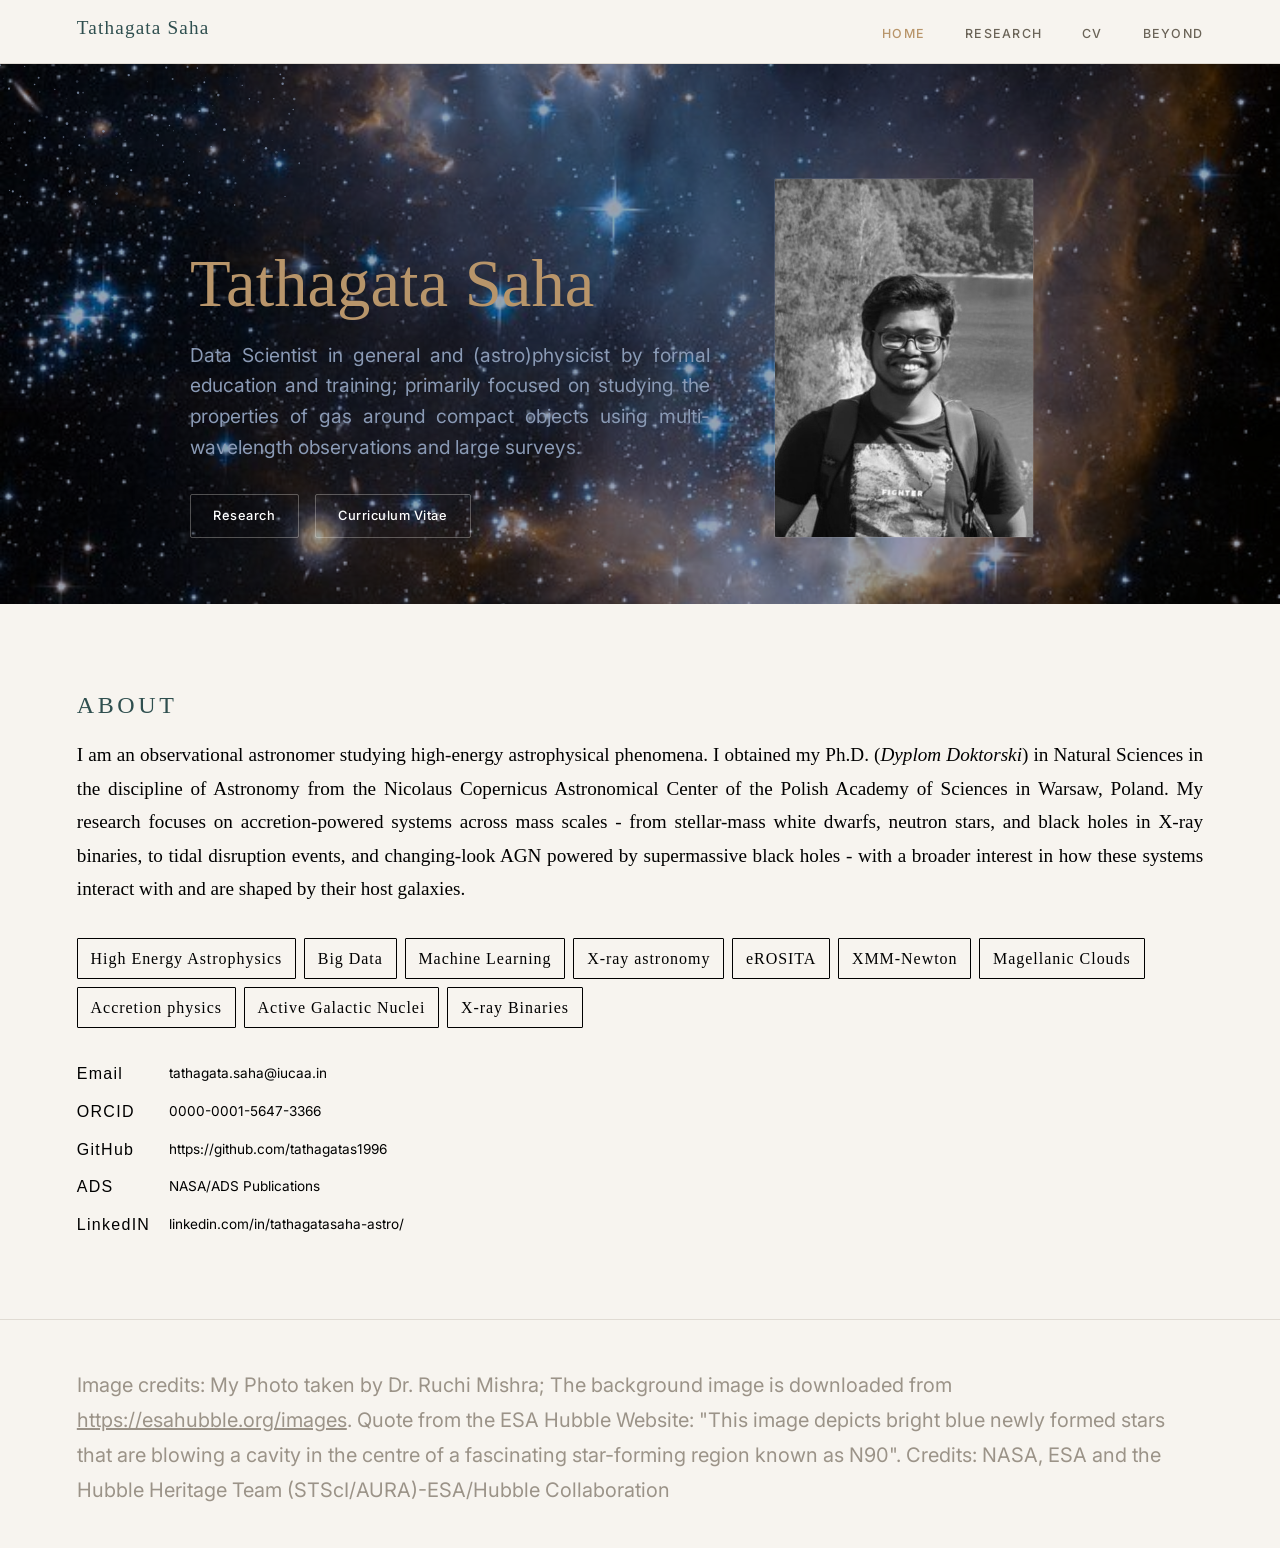
<file: index.html>
<!DOCTYPE html>
<html lang="en">
<head>
  <meta charset="UTF-8" />
  <meta name="viewport" content="width=device-width, initial-scale=1.0" />
  <title>tsaha@astro</title>
  <link rel="preconnect" href="https://fonts.googleapis.com">
  <link rel="preconnect" href="https://fonts.gstatic.com" crossorigin>
  <link href="https://fonts.googleapis.com/css2?family=DM+Serif+Display:ital@0;1&family=Inter:wght@300;400;500&family=JetBrains+Mono:wght@400;500&display=swap" rel="stylesheet">
  <link rel="stylesheet" href="style.css">
</head>
<body>

  <nav>
    <a href="index.html" class="nav-logo", style="font-family: Calibri; font-size: 1.2rem; color: darkslategray; text-decoration: none; letter-spacing: 0.06em; display: inline-block; margin-bottom: 0.5rem;"> Tathagata Saha</a>
    <ul class="nav-links">
      <li><a href="index.html" class="active">Home</a></li>
      <li><a href="research.html">Research</a></li>
      <li><a href="cv.html">CV</a></li>
      <li><a href="beyond.html">Beyond</a></li>
    </ul>
  </nav>

  <div class="page">

    <!-- ── HERO ── -->
    <div class="hero" style="background-image: url('photos/heic0702a.jpg'); background-size: cover; background-position: center; background-repeat: no-repeat; background-blend-mode: overlay;">
      <canvas id="stars"></canvas>
      <div class="hero-content">
        <div class="hero-inner">
          <div>
            <span class="hero-eyebrow"></span>
            <h1 style="font-family: Calibri; font-size: 50pt;"><em> Tathagata Saha</em></h1>
            <p class="hero-role" style="font-size: 1.2rem;">
              Data Scientist in general and (astro)physicist by formal education and training; primarily focused 
              on studying the properties of gas around compact objects using multi-wavelength observations and large surveys.
            </p>
            <div class="hero-links">
              <a href="research.html" class="btn btn-ghost" style="color:white">Research</a>
              <a href="cv.html" class="btn btn-ghost" style="color:white">Curriculum Vitae</a>
            </div>
          </div>
          <img src="photos/TS_photo2.jpeg" alt="Tathagata Saha" style="width:260px;height:360px;object-fit:cover;border-radius:2px;border:1px solid rgba(255,255,255,0.1);" />
        </div>
      </div>
    </div>

    <!-- ── ABOUT ── -->
    <section class="section">
      <div class="container">
        <span class="eyebrow" style="font-size: 1.5rem; font-family: Calibri; color: darkslategray">About</span>
        <div class="about-grid">
          <div>
            <div class="about-bio" style="font-family: Calibri;color:black; font-size: 1.2rem">
              <p>
                  I am an observational astronomer studying high-energy astrophysical phenomena. 
                  I obtained my Ph.D. (<em>Dyplom Doktorski</em>) in Natural Sciences in the discipline of Astronomy 
                  from the Nicolaus Copernicus Astronomical Center of the Polish Academy of Sciences in Warsaw, Poland. 
                  My research focuses on accretion-powered systems across mass scales - from stellar-mass white dwarfs, 
                  neutron stars, and black holes in X-ray binaries, to tidal disruption events, and 
                  changing-look AGN powered by supermassive black holes - with a broader interest in how these systems 
                  interact with and are shaped by their host galaxies.
              </p>
            </div>

            <div class="interest-tags">
              <span class="tag" style="font-family: Calibri; color:black; font-size: 1.0rem">High Energy Astrophysics</span>
              <span class="tag" style="font-family: Calibri; color:black; font-size: 1.0rem">Big Data</span>
              <span class="tag" style="font-family: Calibri; color:black; font-size: 1.0rem">Machine Learning</span>
              <span class="tag" style="font-family: Calibri; color:black; font-size: 1.0rem">X-ray astronomy</span>
              <span class="tag" style="font-family: Calibri; color:black; font-size: 1.0rem">eROSITA</span>
              <span class="tag" style="font-family: Calibri; color:black; font-size: 1.0rem">XMM-Newton</span>
              <span class="tag" style="font-family: Calibri; color:black; font-size: 1.0rem">Magellanic Clouds</span>
              <span class="tag" style="font-family: Calibri; color:black; font-size: 1.0rem">Accretion physics</span>
              <span class="tag" style="font-family: Calibri; color:black; font-size: 1.0rem">Active Galactic Nuclei</span>
              <span class="tag" style="font-family: Calibri; color:black; font-size: 1.0rem">X-ray Binaries</span>
            </div>

            <div class="profile-links">
              <a href="mailto:tathagata.saha@iucaa.in" class="profile-link", style="color:black">
                <span class="profile-link-label" style="font-family:Arial, sans-serif; color:black">Email</span>
                tathagata.saha@iucaa.in
              </a>
              <a href="https://orcid.org/0000-0001-5647-3366" target="_blank" class="profile-link", style="color:black">
                <span class="profile-link-label" style="font-family:Arial, sans-serif; color:black">ORCID</span>
                0000-0001-5647-3366
              </a>
              <a href="https://github.com/tathagatas1996" target="_blank" class="profile-link", style="color:black">
                <span class="profile-link-label" style="font-family:Arial, sans-serif; color:black">GitHub</span>
                https://github.com/tathagatas1996
              </a>
              <a href="https://ui.adsabs.harvard.edu/search/filter_author_facet_hier_fq_author=NOT&filter_author_facet_hier_fq_author=(*%3A*%20NOT%20author_facet_hier%3A%221%2FSaha%2C%20T%2FSaha%2C%20Timo%20T%22)&filter_author_facet_hier_fq_author=author_facet_hier%3A%220%2FHalder%2C%20S%22&filter_property_fq_property=AND&filter_property_fq_property=property%3A%22refereed%22&fq=%7B!type%3Daqp%20v%3D%24fq_database%7D&fq=%7B!type%3Daqp%20v%3D%24fq_property%7D&fq=%7B!type%3Daqp%20v%3D%24fq_author%7D&fq_author=((*%3A*%20NOT%20author_facet_hier%3A%221%2FSaha%2C%20T%2FSaha%2C%20Timo%20T%2２)%２０NOT％２０author_facet_hier％３Ａ％２２０％２ＦHalder％２Ｃ％２０S％２２)&fq_database=database％３Aastronomy&fq_property=(property％３Ａ％２２refereed％２２)&q=-docs(7a801bd828c899e63b64bc1c3acf485a)%２０-docs(64dbdacc08d48df9ea419e4cd76e8936)%２０％２０author％３Ａ％２２Saha％２CT％２２&sort=date％２０desc％２C％２０bibcode％２０desc&p_=0" target="_blank" class="profile-link" style="color:black">
                <span class="profile-link-label" style="font-family:Arial, sans-serif; color:black">ADS</span>
                NASA/ADS Publications
              </a>
              <a href="https://www.linkedin.com/in/tathagatasaha-astro/" target="_blank" class="profile-link" style="color:black">
                <span class="profile-link-label" style="font-family:Arial, sans-serif; color:black">LinkedIN</span>
                linkedin.com/in/tathagatasaha-astro/
              </a>
            </div>
          </div>

        </div>
      </div>
    </section>

  <footer>
  <p style="width:100%; font-size:15pt; color:#9b9388; margin-top:0.5rem;">
    Image credits: My Photo taken by Dr. Ruchi Mishra; The background image is downloaded from <a href="https://esahubble.org/images/heic0702a/" style="color:#9b9388"> https://esahubble.org/images</a>. Quote from the ESA Hubble Website: "This image depicts bright blue newly formed stars that are blowing a cavity in the centre of a fascinating star-forming region known as N90". Credits: NASA, ESA and the Hubble Heritage Team (STScI/AURA)-ESA/Hubble Collaboration
  </p>
</footer>

  </div>


  <script>
    const canvas = document.getElementById('stars');
    const ctx = canvas.getContext('2d');
    let stars = [];

    function resize() {
      canvas.width = canvas.offsetWidth;
      canvas.height = canvas.offsetHeight;
    }

    function init() {
      stars = [];
      for (let i = 0; i < 160; i++) {
        stars.push({
          x: Math.random() * canvas.width,
          y: Math.random() * canvas.height,
          r: Math.random() * 1.2 + 0.2,
          a: Math.random(),
          speed: Math.random() * 0.003 + 0.001,
          phase: Math.random() * Math.PI * 2
        });
      }
    }

    function draw(t) {
      ctx.clearRect(0, 0, canvas.width, canvas.height);
      stars.forEach(s => {
        const alpha = (Math.sin(t * s.speed + s.phase) + 1) / 2 * 0.7 + 0.1;
        ctx.beginPath();
        ctx.arc(s.x, s.y, s.r, 0, Math.PI * 2);
        ctx.fillStyle = `rgba(138, 154, 181, ${alpha})`;
        ctx.fill();
      });
      requestAnimationFrame(draw);
    }

    window.addEventListener('resize', () => { resize(); init(); });
    resize(); init();
    requestAnimationFrame(draw);

    if (window.matchMedia('(prefers-reduced-motion: reduce)').matches) {
      cancelAnimationFrame(draw);
      ctx.clearRect(0, 0, canvas.width, canvas.height);
    }
  </script>

</body>
</html>
</file>
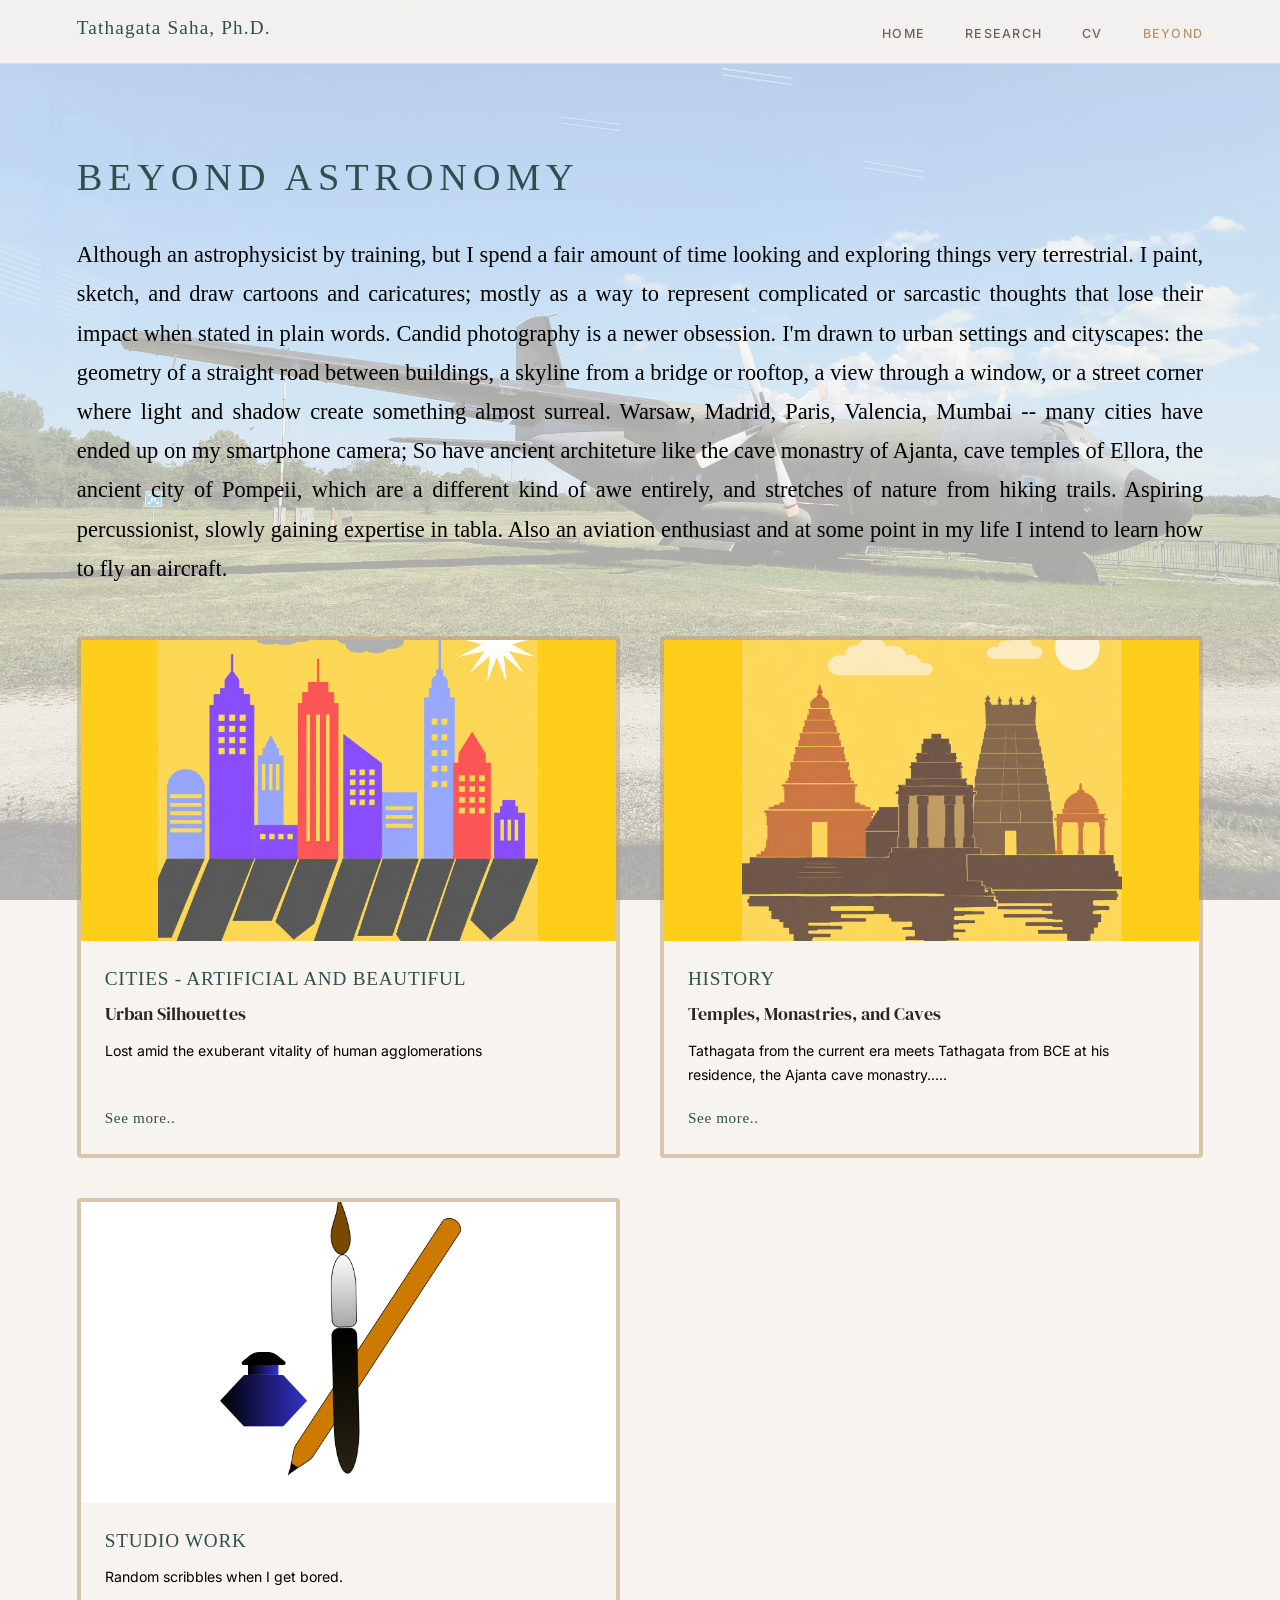
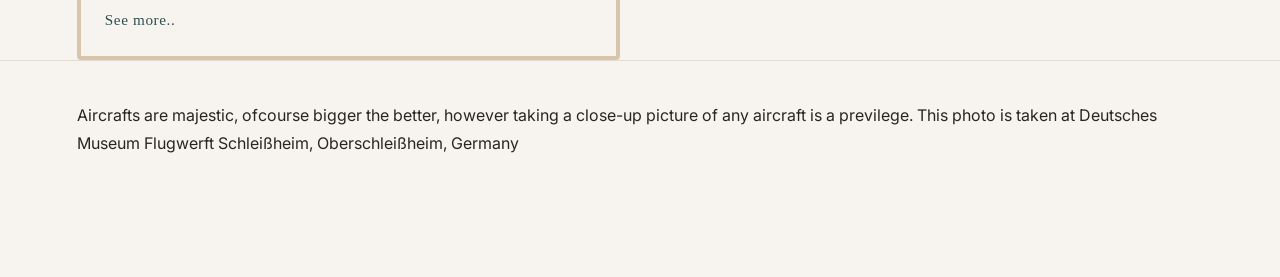
<file: beyond.html>
<!DOCTYPE html>
<html lang="en">

<!--Head -->  

<head>
  <meta charset="UTF-8" />
  <meta name="viewport" content="width=device-width, initial-scale=1.0" />
  <title>beyond@tsaha</title>
  <link rel="preconnect" href="https://fonts.googleapis.com">
  <link rel="preconnect" href="https://fonts.gstatic.com" crossorigin>
  <link href="https://fonts.googleapis.com/css2?family=DM+Serif+Display:ital@0;1&family=Inter:wght@300;400;500&family=JetBrains+Mono:wght@400;500&display=swap" rel="stylesheet">
  <link rel="stylesheet" href="style.css">
  <style>
    .research-cards {
      display: grid;
      grid-template-columns: 2fr 2fr;
      gap: 2.5rem;
      margin-top: 3rem;
    }
    .research-card {
      border: 4.0px solid rgba(184, 149, 106, 0.5);
      border-radius: 4px;
      overflow: hidden;
      text-decoration: none;
      color: inherit;
      display: flex;
      flex-direction: column;
      transition: border-color 0.8s, box-shadow 0.8s;
    }
    .research-card:hover {
      border-color: var(--accent);
      box-shadow: 0 4px 28px rgba(0,0,0,0.07);
    }
    .research-card-img-placeholder {
      width: 100%;
      aspect-ratio: 16/9;
      background: var(--accent-light);
      display: flex;
      align-items: center;
      justify-content: center;
      font-family: var(--mono);
      font-size: 0.7rem;
      color: var(--text-light);
      letter-spacing: 0.06em;
      overflow: hidden;
    }
    .research-card-img-placeholder img {
      width: 95%;
      height: 95%;
      object-fit: cover;
      display: block;
    }
    .research-card-body {
      padding: 1.5rem;
      flex: 1;
      display: flex;
      flex-direction: column;
    }
    .research-card-tag {
      font-family: var(--mono);
      font-size: 0.65rem;
      letter-spacing: 0.12em;
      text-transform: uppercase;
      color: var(--accent);
      margin-bottom: 0.6rem;
      display: block;
    }
    .research-card-body h3 {
      font-size: 1.1rem;
      line-height: 1.35;
      margin-bottom: 0.75rem;
      color: var(--text);
    }
    .research-card-body p {
      font-size: 0.88rem;
      color: var(--text-muted);
      line-height: 1.7;
      flex: 1;
    }
    .research-card-link {
      display: inline-flex;
      align-items: center;
      gap: 0.3em;
      margin-top: 1.25rem;
      font-size: 0.8rem;
      font-weight: 500;
      color: var(--accent);
      font-family: var(--mono);
      letter-spacing: 0.04em;
    }

    #agn-card-image {
      width: 380px;
      height: 380px;
      object-position: left;
      object-fit: contain;
    }

    #xrb-card-image {
      width: 380px;
      height: 380px;
      object-fit: contain;
    }

    #code-card-image {
      width: 320px;
      height: 320px;
      object-fit: contain;
    }

    @media (max-width: 0px) {
      .research-cards { grid-template-columns: 1fr; }
    }

    .page {
    position: relative;
    }
    .page::before {
    content: '';
    position: fixed;
    inset: 0;
    background-image: url('photos/flight_museum_munich.jpg');
    background-size: cover;
    background-position: center;
    background-repeat: no-repeat;
    opacity: 0.3;
    z-index: 0;
    pointer-events: none;
    }
    .page > * {
    position: relative;
    z-index: 1;
    }
  </style>
</head>


<!--Head ends here --> 

<body>

  <nav>
    <a href="index.html" class="nav-logo", style="font-family: Calibri; font-size: 1.2rem; color: darkslategray; text-decoration: none; letter-spacing: 0.06em; display: inline-block; margin-bottom: 0.5rem;"> Tathagata Saha, Ph.D.</a>
    <ul class="nav-links">
      <li><a href="index.html">Home</a></li>
      <li><a href="research.html">Research</a></li>
      <li><a href="cv.html">CV</a></li>
      <li><a href="beyond.html" class="active">Beyond</a></li>
    </ul>
  </nav>

  <div class="page">
    
    <section class="section">
      <div class="container">
 
        <span class="eyebrow", style="font-family: Calibri; font-size: 2.4rem; color: darkslategray; text-align: justify;">Beyond Astronomy</span>
        <!-- <h2>High-energy astrophysics of accreting objects</h2> -->
        <p style="font-family: Calibri; color: black; font-size: 1.4rem; margin: 1.5rem 0 0; text-align: justify;">
          Although an astrophysicist by training, but I spend a fair amount of time looking and exploring things 
          very terrestrial.

          I paint, sketch, and draw cartoons and caricatures; mostly as a way to represent complicated or sarcastic 
          thoughts that lose their impact when stated in plain words.

          Candid photography is a newer obsession. I'm drawn to urban settings and cityscapes: the geometry of a 
          straight road between buildings, a skyline from a bridge or rooftop, a view through a window, or a street corner 
          where light and shadow create something almost surreal. Warsaw, Madrid, Paris, Valencia, Mumbai -- many cities have 
          ended up on my smartphone camera; So have ancient architeture like the cave monastry of Ajanta, cave temples of 
          Ellora, the ancient city of Pompeii, which are a different kind of awe entirely, and stretches of nature from hiking 
          trails.

          Aspiring percussionist, slowly gaining expertise in tabla. Also an aviation enthusiast and at some point in my life 
          I intend to learn how to fly an aircraft.
        </p>
 
        <div class="research-cards">
 
          <a href="beyond_urban.html" class="research-card">
            <div class="research-card-img-placeholder", style="background-color: #FFCE1B;">
              <img id="agn-card-image" src="photos/urban_silhouettes_v2.png" alt=""
                   onerror="this.style.display='none'; this.parentNode.textContent='photos/urban_silhouettes_v2.png'" />
            </div>
            <div class="research-card-body">
              <span class="research-card-tag" style="font-family: Calibri; font-size: 1.2rem; color: darkslategray; letter-spacing: 0.04em; line-height: 1.5;">Cities - artificial and beautiful</span>
              <h3>Urban Silhouettes</h3>
              <p style="color: black;">Lost amid the exuberant vitality of human agglomerations</p>
              <span class="research-card-link" style="font-family: Calibri; font-size: 0.95rem; color: darkslategray; letter-spacing: 0.04em; line-height: 1.5;">See more..</span>
            </div>
          </a>
 
          <a href="beyond_history.html" class="research-card">
            <div class="research-card-img-placeholder", style="background-color: #FFCE1B;">
              <img id="xrb-card-image" src="photos/temple_image.png" alt="Temples"
                   onerror="this.style.display='none'; this.parentNode.textContent='photos/temple_image.png'" />
            </div>
            <div class="research-card-body">
              <span class="research-card-tag" style="font-family: Calibri; font-size: 1.2rem; color: darkslategray; letter-spacing: 0.04em; line-height: 1.5;">History</span>
              <h3>Temples, Monastries, and  Caves</h3>
              <p style="color:black"> Tathagata from the current era meets Tathagata from BCE at his residence, the Ajanta cave monastry.....</p>
              <span class="research-card-link" style="font-family: Calibri; font-size: 0.95rem; color: darkslategray; letter-spacing: 0.04em; line-height: 1.5;">See more..</span>
            </div>
          </a>

          <a href="beyond_studio.html" class="research-card">
            <div class="research-card-img-placeholder", style="background-color: white;">
              <img id="code-card-image" src="photos/studio_work.png" alt="Studio Work"
                    onerror="this.style.display='none'; this.parentNode.textContent='photos/card_code.png'" />
            </div>
            <div class="research-card-body">
              <span class="research-card-tag" style="font-family: Calibri; font-size: 1.2rem; color: darkslategray; letter-spacing: 0.04em; line-height: 1.5;">Studio work</span>
              <p style="color: black;">Random scribbles when I get bored.</p>
              <span class="research-card-link" style="font-family: Calibri; font-size: 0.95rem; color: darkslategray; letter-spacing: 0.04em; line-height: 1.5;">See more..</span>
            </div>
          </a>
 
        </div>
      </div>

    <footer>
      <p>
        Aircrafts are majestic, ofcourse bigger the better, however taking a close-up picture of any aircraft is a previlege. This photo is taken at Deutsches Museum Flugwerft Schleißheim, Oberschleißheim, Germany
 
      </p>
    </footer>
    
  </div>


</body>
</html>
</file>
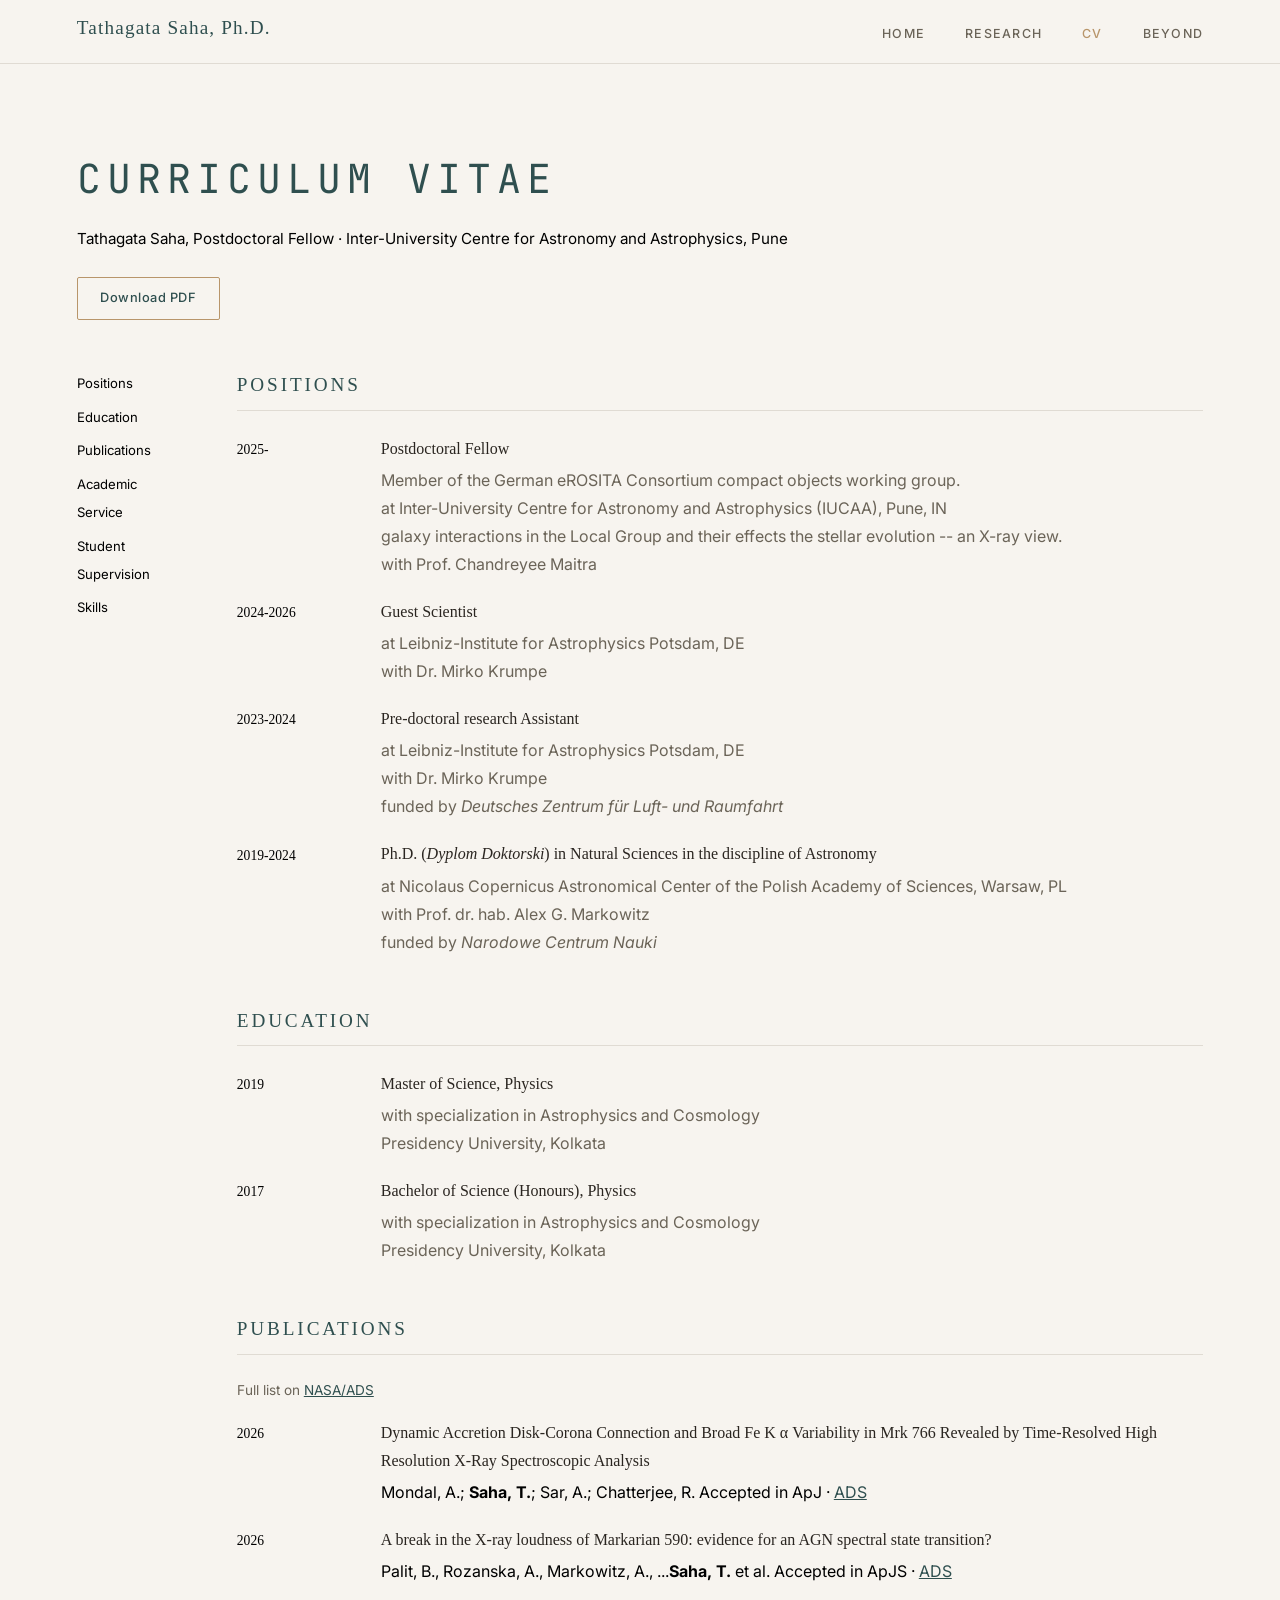
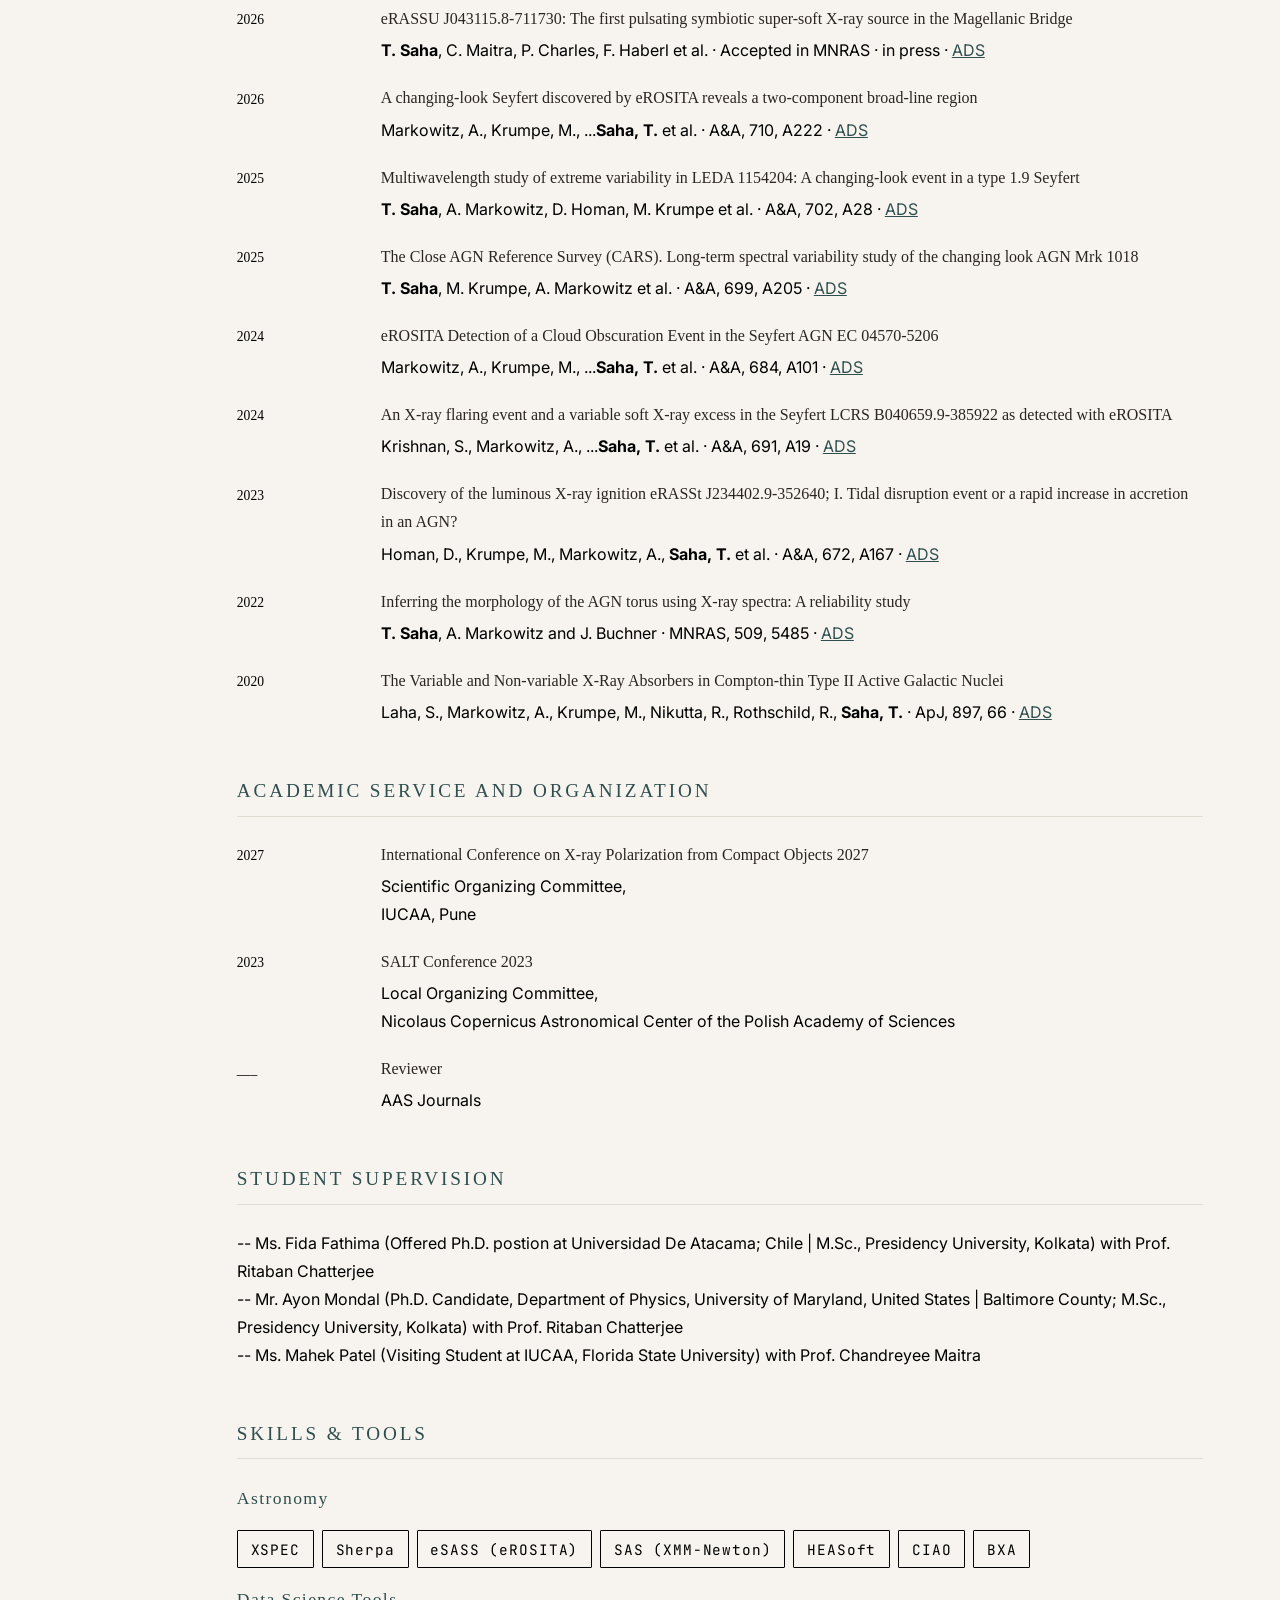
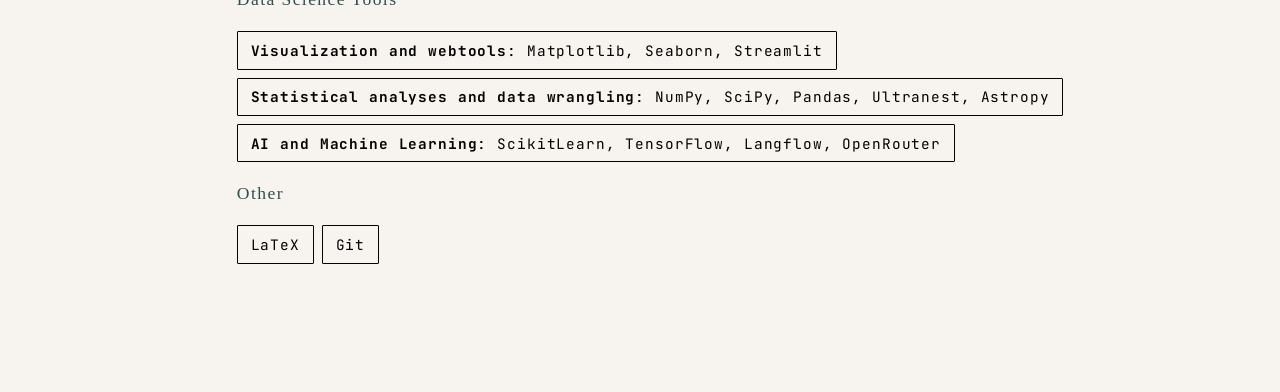
<file: cv.html>
<!DOCTYPE html>
<html lang="en">
<head>
  <meta charset="UTF-8" />
  <meta name="viewport" content="width=device-width, initial-scale=1.0" />
  <title>cv@tsaha</title>
  <link rel="preconnect" href="https://fonts.googleapis.com">
  <link rel="preconnect" href="https://fonts.gstatic.com" crossorigin>
  <link href="https://fonts.googleapis.com/css2?family=DM+Serif+Display:ital@0;1&family=Inter:wght@300;400;500&family=JetBrains+Mono:wght@400;500&display=swap" rel="stylesheet">
  <link rel="stylesheet" href="style.css">
</head>
<body>

  <nav>
    <a href="index.html" class="nav-logo", style="font-family: Calibri; font-size: 1.2rem; color: darkslategray; text-decoration: none; letter-spacing: 0.06em; display: inline-block; margin-bottom: 0.5rem;"> Tathagata Saha, Ph.D.</a>
    <ul class="nav-links">
      <li><a href="index.html">Home</a></li>
      <li><a href="research.html">Research</a></li>
      <li><a href="cv.html" class="active">CV</a></li>
      <li><a href="beyond.html">Beyond</a></li>
    </ul>
  </nav>

  <div class="page">
    <section class="section">
      <div class="container">

        <span class="eyebrow", style="color:darkslategray; font-size: 30pt;">Curriculum Vitae</span>
        <p class="section-intro" style="color: black; margin-bottom: 1.5rem;">
          Tathagata Saha, Postdoctoral Fellow · Inter-University Centre for Astronomy and Astrophysics, Pune
        </p>
        <a href="Tathagata_Saha_CV.pdf" class="btn btn-outline" style="color: darkslategray; margin-bottom: 3rem; display: inline-flex;">Download PDF</a>

        <div class="cv-grid">

          <!-- Sidebar nav -->
          <div class="cv-sidebar">
            <ul class="cv-nav">
              <li><a href="#positions", style="color: black;">Positions</a></li>
              <li><a href="#education", style="color: black;">Education</a></li>
              <li><a href="#publications", style="color: black;">Publications</a></li>
              <li><a href="#schools", style="color: black;">Academic Service</a></li>
              <li><a href="#student", style="color: black;"> Student Supervision</a></li>
              <li><a href="#skills", style="color: black;">Skills</a></li>
            </ul>
          </div>

          <!-- Main content -->
          <div class="cv-body">

            <div class="cv-section" id="positions">
              <div class="cv-section-title", style="color: darkslategray; font-size: 1.2rem;">Positions</div>
              <div class="cv-item">
                <span class="cv-year", style="font-size: 0.85rem; color: black">2025-</span>
                <div>
                  <h3>Postdoctoral Fellow</h3>
                  <p> Member of the German eROSITA Consortium compact objects working group.</p>
                  <p> at Inter-University Centre for Astronomy and Astrophysics (IUCAA), Pune, IN</p>
                  <p> galaxy interactions in the Local Group and their effects the stellar evolution -- an X-ray view.</p>
                  <p> with Prof. Chandreyee Maitra </p>
                </div>
              </div>

              <div class="cv-item">
                <span class="cv-year", style="font-size: 0.85rem; color: black">2024-2026</span>
                <div>
                  <h3>Guest Scientist</h3>
                  <p>at Leibniz-Institute for Astrophysics Potsdam, DE</p>
                  <p>with Dr. Mirko Krumpe</p>
                </div>
              </div>

              <div class="cv-item">
                <span class="cv-year", style="font-size: 0.85rem; color: black">2023-2024</span>
                <div>
                  <h3>Pre-doctoral research Assistant</h3>
                  <p>at Leibniz-Institute for Astrophysics Potsdam, DE</p>
                  <p>with Dr. Mirko Krumpe</p>
                  <p>funded by <em>Deutsches Zentrum für Luft- und Raumfahrt</em></p>
                </div>
              </div>

              <div class="cv-item">
                <span class="cv-year", style="font-size: 0.85rem; color: black">2019-2024</span>
                <div>
                  <h3>Ph.D. (<em>Dyplom Doktorski</em>) in Natural Sciences in the discipline of Astronomy</h3>
                  <p> at Nicolaus Copernicus Astronomical Center of the Polish Academy of Sciences, Warsaw, PL</p>
                  <p> with Prof. dr. hab. Alex G. Markowitz</p>
                  <p> funded by <em>Narodowe Centrum Nauki</em></p>
                </div>
              </div>
            </div>

            <div class="cv-section" id="education">
              <div class="cv-section-title", style="color: darkslategray; font-size: 1.2rem;">Education</div>
              <div class="cv-item">
                <span class="cv-year", style="font-size: 0.85rem; color: black">2019</span>
                <div>
                  <h3>Master of Science, Physics</h3>
                  <p> with specialization in Astrophysics and Cosmology </p>
                  <p> Presidency University, Kolkata</p>
                </div>
              </div>
              <div class="cv-item">
                <span class="cv-year", style="font-size: 0.85rem; color: black">2017</span>
                <div>
                  <h3>Bachelor of Science (Honours), Physics</h3>
                  <p> with specialization in Astrophysics and Cosmology</p>
                  <p>Presidency University, Kolkata</p>
                </div>
              </div>
            </div>

            <div class="cv-section" id="publications">
              <div class="cv-section-title", style="color: darkslategray; font-size: 1.2rem;">Publications</div>
              <p style="font-size: 0.85rem; color: var(--text-muted); margin-bottom: 1rem;">
                Full list on <a href="https://ui.adsabs.harvard.edu" target="_blank" style="color:darkslategray">NASA/ADS</a>
              </p>
              
              <div class="cv-item">
                <span class="cv-year", style="font-size: 0.85rem; color: black">2026</span>
                <div>
                  <h3>Dynamic Accretion Disk-Corona Connection and Broad Fe K α Variability in Mrk 766 Revealed by Time-Resolved High Resolution X-Ray Spectroscopic Analysis</h3>
                  <p style="color: black"> Mondal, A.; <strong>Saha, T.</strong>; Sar, A.; Chatterjee, R. Accepted in ApJ · <a href="https://ui.adsabs.harvard.edu/abs/2026arXiv260916151M/abstract" target="_blank" style="color:darkslategray">ADS</a></p>
                </div>
              </div>

              <div class="cv-item">
                <span class="cv-year", style="font-size: 0.85rem; color: black">2026</span>
                <div>
                  <h3>A break in the X-ray loudness of Markarian 590: evidence for an AGN spectral state transition?</h3>
                  <p style="color: black">Palit, B., Rozanska, A., Markowitz, A., ...<strong>Saha, T.</strong> et al. Accepted in ApJS · <a href="https://ui.adsabs.harvard.edu/abs/2026arXiv260217572P/abstract" target="_blank" style="color:darkslategray">ADS</a></p>
                </div>
              </div>

              <div class="cv-item">
                <span class="cv-year", style="font-size: 0.85rem; color: black">2026</span>
                <div>
                  <h3>eRASSU J043115.8-711730: The first pulsating symbiotic super-soft X-ray source in the Magellanic Bridge</h3>
                  <p style="color: black"><strong>T. Saha</strong>, C. Maitra, P. Charles, F. Haberl et al. · Accepted in MNRAS · in press · <a href="https://ui.adsabs.harvard.edu/abs/2026arXiv260727730S/abstract" target="_blank" style="color:darkslategray">ADS</a></p>
                </div>
              </div>
 
              <div class="cv-item">
                <span class="cv-year", style="font-size: 0.85rem; color: black">2026</span>
                <div>
                  <h3>A changing-look Seyfert discovered by eROSITA reveals a two-component broad-line region</h3>
                  <p style="color: black">Markowitz, A., Krumpe, M., ...<strong>Saha, T.</strong> et al. · A&amp;A, 710, A222 · <a href="https://ui.adsabs.harvard.edu/abs/2026A%26A...710A.222M/abstract" target="_blank" style="color:darkslategray">ADS</a></p>
                </div>
              </div>
 
              <div class="cv-item">
                <span class="cv-year", style="font-size: 0.85rem; color: black">2025</span>
                <div>
                  <h3>Multiwavelength study of extreme variability in LEDA 1154204: A changing-look event in a type 1.9 Seyfert</h3>
                  <p style="color: black"><strong>T. Saha</strong>, A. Markowitz, D. Homan, M. Krumpe et al. · A&amp;A, 702, A28 · <a href="https://ui.adsabs.harvard.edu/abs/2025A%26A...702A..28S/abstract" target="_blank" style="color:darkslategray">ADS</a></p>
                </div>
              </div>
 
              <div class="cv-item">
                <span class="cv-year", style="font-size: 0.85rem; color: black">2025</span>
                <div>
                  <h3>The Close AGN Reference Survey (CARS). Long-term spectral variability study of the changing look AGN Mrk 1018</h3>
                  <p style="color: black"><strong>T. Saha</strong>, M. Krumpe, A. Markowitz et al. · A&amp;A, 699, A205 · <a href="https://ui.adsabs.harvard.edu/abs/2025A%26A...699A.205S/abstract" target="_blank" style="color:darkslategray">ADS</a></p>
                </div>
              </div>
 
              <div class="cv-item">
                <span class="cv-year", style="font-size: 0.85rem; color: black">2024</span>
                <div>
                  <h3>eROSITA Detection of a Cloud Obscuration Event in the Seyfert AGN EC 04570-5206</h3>
                  <p style="color: black">Markowitz, A., Krumpe, M., ...<strong>Saha, T.</strong> et al. · A&amp;A, 684, A101 · <a href="https://ui.adsabs.harvard.edu/abs/2024A%26A...684A.101M/abstract" target="_blank" style="color:darkslategray">ADS</a></p>
                </div>
              </div>
 
              <div class="cv-item">
                <span class="cv-year", style="font-size: 0.85rem; color: black">2024</span>
                <div>
                  <h3>An X-ray flaring event and a variable soft X-ray excess in the Seyfert LCRS B040659.9-385922 as detected with eROSITA</h3>
                  <p style="color: black">Krishnan, S., Markowitz, A., ...<strong>Saha, T.</strong> et al. · A&amp;A, 691, A19 · <a href="https://ui.adsabs.harvard.edu/abs/2024A%26A...691A.102K/abstract" target="_blank" style="color:darkslategray">ADS</a></p>
                </div>
              </div>
 
              <div class="cv-item">
                <span class="cv-year", style="font-size: 0.85rem; color: black">2023</span>
                <div>
                  <h3>Discovery of the luminous X-ray ignition eRASSt J234402.9-352640; I. Tidal disruption event or a rapid increase in accretion in an AGN?</h3>
                  <p style="color: black">Homan, D., Krumpe, M., Markowitz, A., <strong>Saha, T.</strong> et al. · A&amp;A, 672, A167 · <a href="https://ui.adsabs.harvard.edu/abs/2023A%26A...672A.167H/abstract" target="_blank" style="color:darkslategray">ADS</a></p>
                </div>
              </div>
 
              <div class="cv-item">
                <span class="cv-year", style="font-size: 0.85rem; color: black">2022</span>
                <div>
                  <h3>Inferring the morphology of the AGN torus using X-ray spectra: A reliability study</h3>
                  <p style="color: black"><strong>T. Saha</strong>, A. Markowitz and J. Buchner · MNRAS, 509, 5485 · <a href="https://ui.adsabs.harvard.edu/abs/2022MNRAS.509.5485S/abstract" target="_blank" style="color:darkslategray">ADS</a></p>
                </div>
              </div>
 
              <div class="cv-item">
                <span class="cv-year", style="font-size: 0.85rem; color: black">2020</span>
                <div>
                  <h3>The Variable and Non-variable X-Ray Absorbers in Compton-thin Type II Active Galactic Nuclei</h3>
                  <p style="color: black">Laha, S., Markowitz, A., Krumpe, M., Nikutta, R., Rothschild, R., <strong>Saha, T.</strong> · ApJ, 897, 66 · <a href="https://ui.adsabs.harvard.edu/abs/2020ApJ...897...66L/abstract" target="_blank" style="color:darkslategray">ADS</a></p>
                </div>
              </div>
 
            </div>

            <div class="cv-section" id="schools">
              <div class="cv-section-title", style="color: darkslategray; font-size: 1.2rem;">Academic Service and Organization</div>
              <div class="cv-item">
                <span class="cv-year", style="font-size: 0.85rem; color: black">2027</span>
                <div>
                  <h3>International Conference on X-ray Polarization from Compact Objects 2027</h3>
                  <p style="color: black">Scientific Organizing Committee, <br> IUCAA, Pune</p>
                </div>
              </div>
              <div class="cv-item">
                <span class="cv-year", style="font-size: 0.85rem; color: black" >2023</span>
                <div>
                  <h3>SALT Conference 2023</h3>
                  <p style="color: black">Local Organizing Committee, <br> Nicolaus Copernicus Astronomical Center of the Polish Academy of Sciences</p>
                </div>
              </div>
              <div class="cv-item">
                <span class="cv-year", style="font-size: 0.85rem; color: black">___</span>
                <div>
                  <h3>Reviewer</h3>
                  <p style="color: black">AAS Journals</p>
                </div>
              </div>

            </div>
            
            <div class="cv-section" id="student">
              <div class="cv-section-title", style="color: darkslategray; font-size: 1.2rem;">Student Supervision</div>
              <div>
                    <p>-- Ms. Fida Fathima (Offered Ph.D. postion at Universidad De Atacama; Chile | M.Sc., Presidency University, Kolkata) with Prof. Ritaban Chatterjee</p>
                    <p>-- Mr. Ayon Mondal (Ph.D. Candidate, Department of Physics, University of Maryland, United States | Baltimore County; M.Sc., Presidency University, Kolkata) with Prof. Ritaban Chatterjee</p>
                    <p>-- Ms. Mahek Patel (Visiting Student at IUCAA, Florida State University) with Prof. Chandreyee Maitra</p>                   
              </div>
            </div>


            <div class="cv-section" id="skills">
              <div class="cv-section-title", style="color: darkslategray; font-size: 1.2rem;">Skills &amp; Tools</div>
              <div style="display: flex; flex-direction: column; gap: 1rem;">
                <div>
                  <p style="font-size: 1.1rem; font-family: Calibri; color: darkslategray; letter-spacing: 0.08em; margin-bottom: 0.5rem;">Astronomy</p>
                  <div class="instrument-list">
                    <span class="tag" style="color: black">XSPEC</span>
                    <span class="tag" style="color: black">Sherpa</span>
                    <span class="tag" style="color: black">eSASS (eROSITA) </span>
                    <span class="tag" style="color: black">SAS (XMM-Newton)</span>
                    <span class="tag" style="color: black">HEASoft</span>
                    <span class="tag" style="color: black">CIAO</span>
                    <span class="tag" style="color: black">BXA</span>
                  </div>
                </div>
                <div>
                  <p style="font-size: 1.1rem; font-family: Calibri; color: darkslategray; letter-spacing: 0.08em; margin-bottom: 0.5rem;">Data Science Tools</p>
                  <div class="instrument-list">
                    <span class="tag", style="color: black"> <b>Visualization and webtools</b>: Matplotlib, Seaborn, Streamlit</span>
                    <span class="tag", style="color: black"> <b>Statistical analyses and data wrangling</b>: NumPy, SciPy, Pandas, Ultranest, Astropy</span>
                    <span class="tag", style="color: black"> <b>AI and Machine Learning</b>: ScikitLearn, TensorFlow, Langflow, OpenRouter</span>
                  </div>
                </div>
                <div>
                  <p style="font-size: 1.1rem; font-family: Calibri; color: darkslategray; letter-spacing: 0.08em; margin-bottom: 0.5rem;">Other</p>
                  <div class="instrument-list">
                    <span class="tag", style="color: black">LaTeX</span>
                    <span class="tag" style="color: black">Git</span>
                  </div>
                </div>
              </div>
            </div>

          </div>
        </div>

      </div>
    </section>
  </div>


</body>
</html>
</file>
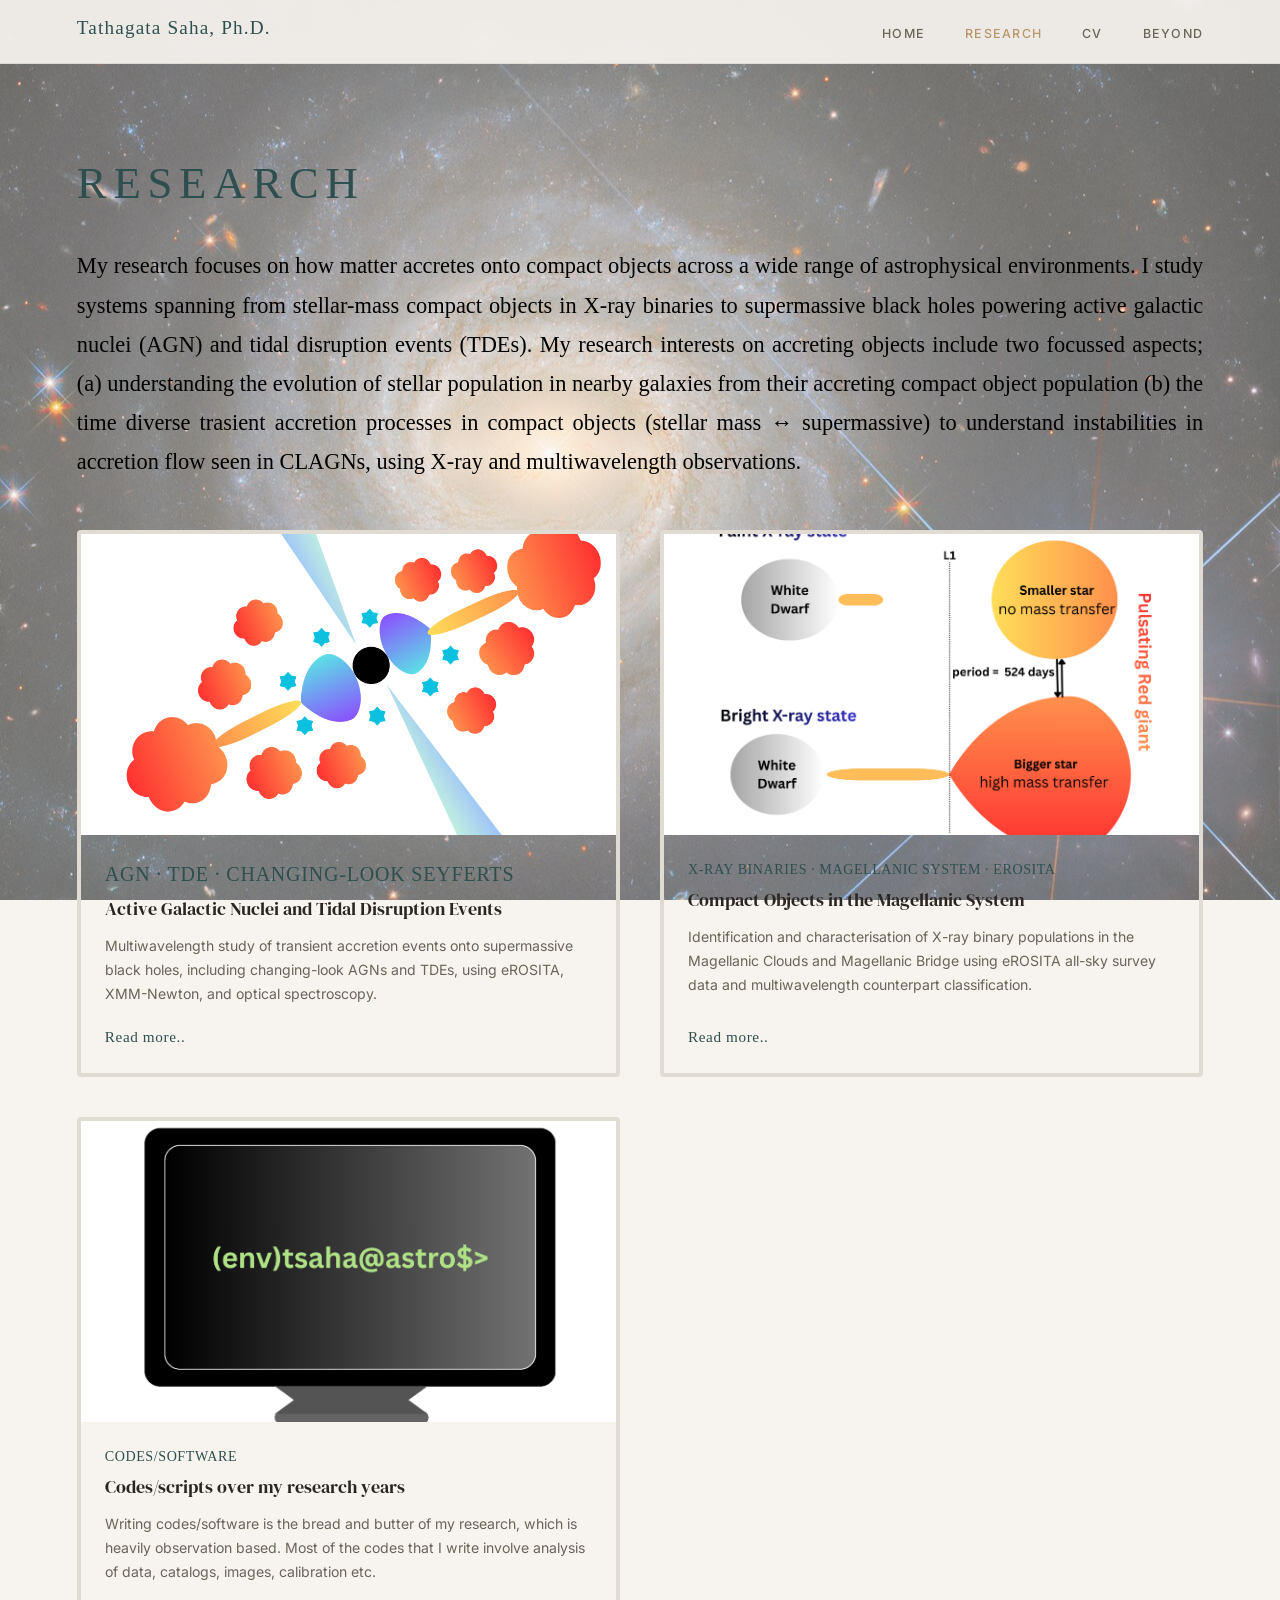
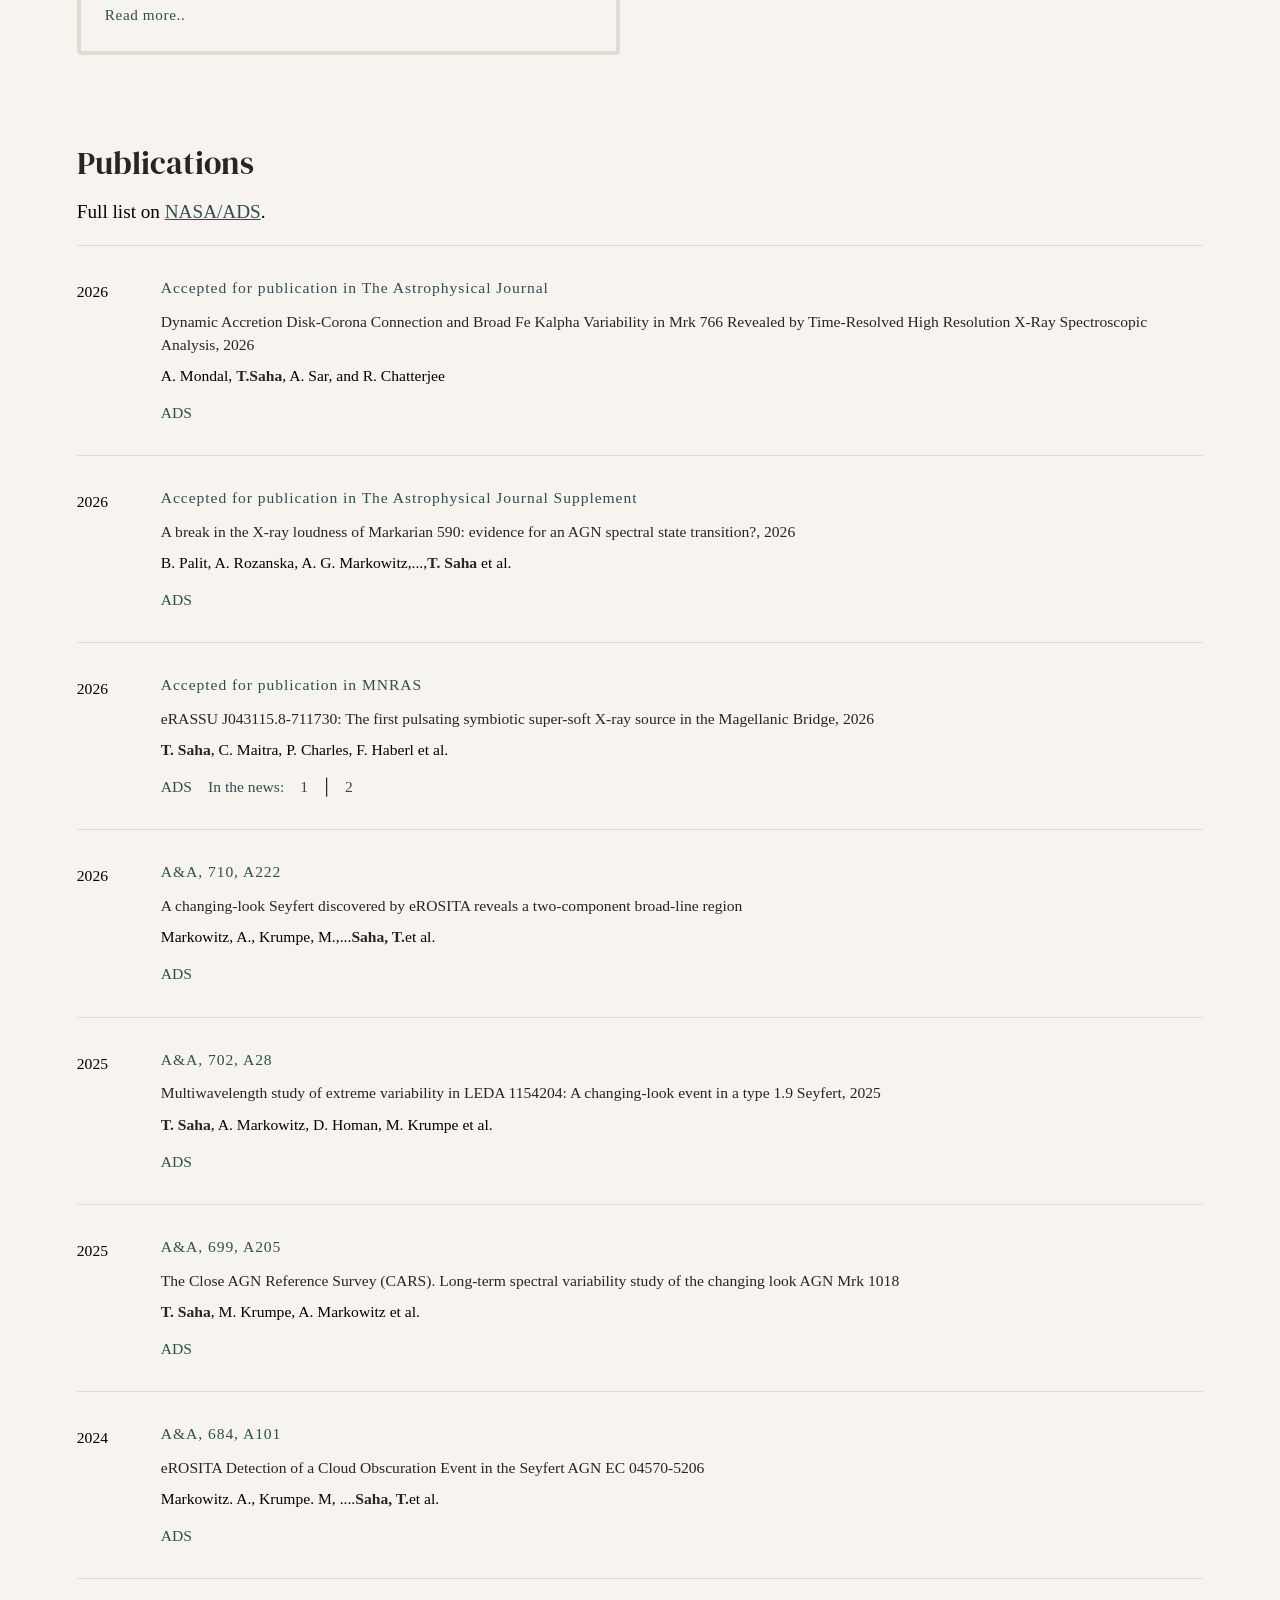
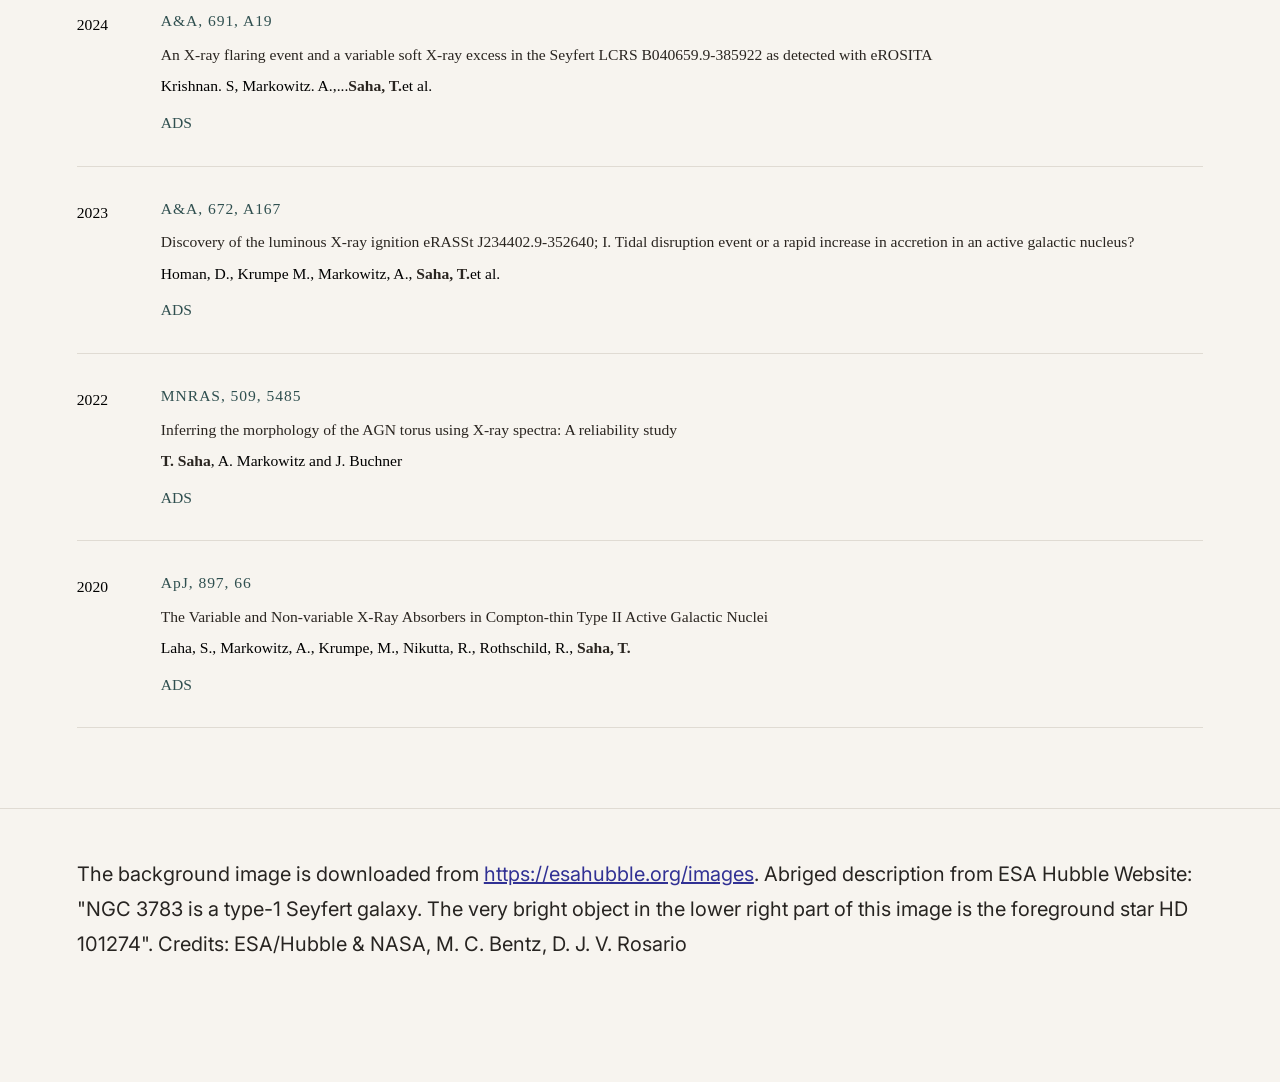
<file: research.html>
<!DOCTYPE html>
<html lang="en">

<!--Head -->  

<head>
  <meta charset="UTF-8" />
  <meta name="viewport" content="width=device-width, initial-scale=1.0" />
  <title>research@tsaha</title>
  <link rel="preconnect" href="https://fonts.googleapis.com">
  <link rel="preconnect" href="https://fonts.gstatic.com" crossorigin>
  <link href="https://fonts.googleapis.com/css2?family=DM+Serif+Display:ital@0;1&family=Inter:wght@300;400;500&family=JetBrains+Mono:wght@400;500&display=swap" rel="stylesheet">
  <link rel="stylesheet" href="style.css">
  <style>
    .research-cards {
      display: grid;
      grid-template-columns: 2fr 2fr;
      gap: 2.5rem;
      margin-top: 3rem;
    }
    .research-card {
      border: 4.0px solid var(--border);
      border-radius: 4px;
      overflow: hidden;
      text-decoration: none;
      color: inherit;
      display: flex;
      flex-direction: column;
      transition: border-color 0.8s, box-shadow 0.8s;
    }
    .research-card:hover {
      border-color: var(--accent);
      box-shadow: 0 4px 28px rgba(0,0,0,0.07);
    }
    .research-card-img-placeholder {
      width: 100%;
      aspect-ratio: 16/9;
      background: var(--accent-light);
      display: flex;
      align-items: center;
      justify-content: center;
      font-family: var(--mono);
      font-size: 0.7rem;
      color: var(--text-light);
      letter-spacing: 0.06em;
      overflow: hidden;
      background-color: white;
    }
    .research-card-img-placeholder img {
      width: 100%;
      height: 100%;
      object-fit: cover;
      display: block;
    }
    .research-card-body {
      padding: 1.5rem;
      flex: 1;
      display: flex;
      flex-direction: column;
    }
    .research-card-tag {
      font-family: var(--mono);
      font-size: 0.65rem;
      letter-spacing: 0.12em;
      text-transform: uppercase;
      color: var(--accent);
      margin-bottom: 0.6rem;
      display: block;
    }
    .research-card-body h3 {
      font-size: 1.1rem;
      line-height: 1.35;
      margin-bottom: 0.75rem;
      color: var(--text);
    }
    .research-card-body p {
      font-size: 0.88rem;
      color: var(--text-muted);
      line-height: 1.7;
      flex: 1;
    }
    .research-card-link {
      display: inline-flex;
      align-items: center;
      gap: 0.3em;
      margin-top: 1.25rem;
      font-size: 0.8rem;
      font-weight: 500;
      color: var(--accent);
      font-family: var(--mono);
      letter-spacing: 0.04em;
    }

    #agn-card-image {
      width: 550px;
      height: 550px;
      object-fit: contain;
    }

    #xrb-card-image {
      width: 480px;
      height: 480px;
      object-fit: contain;
    }

    #code-card-image {
      width: 450px;
      height: 450px;
      object-fit: contain;
    }

    @media (max-width: 0px) {
      .research-cards { grid-template-columns: 1fr;}
    }

    .page {
    position: relative;
    }
    .page::before {
    content: '';
    position: fixed;
    inset: 0;
    background-image: url('photos/potw2416a.jpg');
    background-size: cover;
    background-position: center;
    background-repeat: no-repeat;
    opacity: 0.6;  /* ← adjust this: 0.0 = invisible, 1.0 = full */
    z-index: 0;
    pointer-events: none;
    }
    .page > * {
    position: relative;
    z-index: 1;
    }
  </style>
</head>


<!--Head ends here --> 

<body>

  <nav>
    <a href="index.html" class="nav-logo", style="font-family: Calibri; font-size: 1.2rem; color: darkslategray; text-decoration: none; letter-spacing: 0.06em; display: inline-block; margin-bottom: 0.5rem;"> Tathagata Saha, Ph.D.</a>
    <ul class="nav-links">
      <li><a href="index.html">Home</a></li>
      <li><a href="research.html" class="active">Research</a></li>
      <li><a href="cv.html">CV</a></li>
      <li><a href="beyond.html">Beyond</a></li>
    </ul>
  </nav>

  <div class="page">
    
    <section class="section">
      <div class="container">
 
        <span class="eyebrow", style="font-family: Calibri; font-size: 2.8rem; color: darkslategray;">Research</span>
        <!-- <h2>High-energy astrophysics of accreting objects</h2> -->
        <p style="font-family: Calibri; color: black; font-size: 1.4rem; margin: 1.5rem 0 0; text-align: justify;">
          My research focuses on how matter accretes onto compact objects across a wide
          range of astrophysical environments. I study systems spanning from stellar-mass
          compact objects in X-ray binaries to supermassive black holes powering
          active galactic nuclei (AGN) and tidal disruption events (TDEs).
          My research interests on accreting objects include two focussed aspects; (a) understanding the evolution of stellar population in nearby galaxies from their accreting compact object population
          (b) the time diverse trasient accretion processes in compact objects (stellar mass &harr; supermassive) to understand instabilities in accretion flow seen in CLAGNs, using X-ray and multiwavelength observations.
        </p>
 
        <div class="research-cards">
 
          <a href="research_agn.html" class="research-card">
            <div class="research-card-img-placeholder">
              <img id="agn-card-image" src="photos/agn-logo.png" alt="AGN research"
                   onerror="this.style.display='none'; this.parentNode.textContent='photos/card_agn.png'" />
            </div>
            <div class="research-card-body">
              <span class="research-card-tag" style="font-family: Calibri; font-size: 15pt; color: darkslategray; letter-spacing: 0.04em; line-height: 1.5;">AGN · TDE · Changing-look Seyferts</span>
              <h3>Active Galactic Nuclei and Tidal Disruption Events</h3>
              <p>Multiwavelength study of transient accretion events onto supermassive black holes, including changing-look AGNs and TDEs, using eROSITA, XMM-Newton, and optical spectroscopy.</p>
              <span class="research-card-link" style="font-family: Calibri; font-size: 0.95rem; color: darkslategray; letter-spacing: 0.04em; line-height: 1.5;">Read more..</span>
            </div>
          </a>
 
          <a href="research_xrb.html" class="research-card">
            <div class="research-card-img-placeholder">
              <img id="xrb-card-image" src="photos/schematic_cartoon_diagram_SySt.png" alt="XRB research"
                   onerror="this.style.display='none'; this.parentNode.textContent='photos/card_xrb.png'" />
            </div>
            <div class="research-card-body">
              <span class="research-card-tag" style="font-family: Calibri; font-size: 0.88rem; color: darkslategray; letter-spacing: 0.04em; line-height: 1.5;">X-ray Binaries · Magellanic System · eROSITA</span>
              <h3>Compact Objects in the Magellanic System</h3>
              <p>Identification and characterisation of X-ray binary populations in the Magellanic Clouds and Magellanic Bridge using eROSITA all-sky survey data and multiwavelength counterpart classification.</p>
              <span class="research-card-link" style="font-family: Calibri; font-size: 0.95rem; color: darkslategray; letter-spacing: 0.04em; line-height: 1.5;">Read more..</span>
            </div>
          </a>

          <a href="research_codes.html" class="research-card">
            <div class="research-card-img-placeholder">
              <img id="code-card-image" src="photos/ts_code_logo.png" alt="Codes/Softwares"
                    onerror="this.style.display='none'; this.parentNode.textContent='photos/card_code.png'" />
            </div>
            <div class="research-card-body">
              <span class="research-card-tag" style="font-family: Calibri; font-size: 0.88rem; color: darkslategray; letter-spacing: 0.04em; line-height: 1.5;">Codes/Software</span>
              <h3>Codes/scripts over my research years</h3>
              <p>Writing codes/software is the bread and butter of my research, which is heavily observation based. Most of the codes that I write involve analysis of data, catalogs, images, calibration etc.</p>
              <span class="research-card-link" style="font-family: Calibri; font-size: 0.95rem; color: darkslategray; letter-spacing: 0.04em; line-height: 1.5;">Read more..</span>
            </div>
          </a>
 
        </div>
      </div>



    <!-- Publications -->
    <section class="section">
      <div class="container">
        <h2>Publications</h2>
        <p class="section-intro" style="font-family: Calibri; color: black; font-size: 1.2rem; margin-bottom: 1rem;">
          Full list on <a href="https://ui.adsabs.harvard.edu/search/filter_author_facet_hier_fq_author=OR&filter_author_facet_hier_fq_author=author_facet_hier%3A%221%2FSaha%2C%20T%2FSaha%2C%20T%22&filter_author_facet_hier_fq_author=author_facet_hier%3A%221%2FSaha%2C%20T%2FSaha%2C%20Tathagata%22&filter_database_fq_database=AND&filter_database_fq_database=database%3Aastronomy&filter_database_fq_database=database%3A%22astronomy%22&filter_property_fq_property=AND&filter_property_fq_property=property%3A%22refereed%22&fq=%7B!type%3Daqp%20v%3D%24fq_database%7D&fq=%7B!type%3Daqp%20v%3D%24fq_property%7D&fq=%7B!type%3Daqp%20v%3D%24fq_author%7D&fq_author=(author_facet_hier%3A%221%2FSaha%2C%20T%2FSaha%2C%20T%22%20OR%20author_facet_hier%3A%221%2FSaha%2C%20T%2FSaha%2C%20Tathagata%22)&fq_database=(database%3Aastronomy%20AND%20database%3A%22astronomy%22)&fq_property=(property%3A%22refereed%22)&q=%20%20author%3A%22Saha%2CT%22&sort=date%20desc%2C%20bibcode%20desc&p_=0" target="_blank" style="color:DarkSlateGrey">NASA/ADS</a>.
        </p>

        <div class="pub-list">

           <div class="pub">
            <span class="pub-year">2026</span>
            <div>
              <span class="pub-venue">Accepted for publication in The Astrophysical Journal</span>
              <h3>Dynamic Accretion Disk-Corona Connection and Broad Fe Kalpha Variability in Mrk 766 Revealed by Time-Resolved High Resolution X-Ray Spectroscopic Analysis, 2026</h3>
              <p class="pub-authors"> A. Mondal, <strong>T.Saha</strong>, A. Sar, and R. Chatterjee</p>
              <div class="pub-links">
                <a href="https://ui.adsabs.harvard.edu/abs/2026arXiv260916151M/abstract" class="pub-link">ADS</a>
              </div>
            </div>
          </div>

          <div class="pub">
            <span class="pub-year">2026</span>
            <div>
              <span class="pub-venue">Accepted for publication in The Astrophysical Journal Supplement</span>
              <h3>A break in the X-ray loudness of Markarian 590: evidence for an AGN spectral state transition?, 2026</h3>
              <p class="pub-authors"> B. Palit, A. Rozanska, A. G. Markowitz,...,<strong>T. Saha</strong> et al.</p>
              <div class="pub-links">
                <a href="https://ui.adsabs.harvard.edu/abs/2026arXiv260217572P/abstract" class="pub-link">ADS</a>
              </div>
            </div>
          </div>



          <div class="pub">
            <span class="pub-year">2026</span>
            <div>
              <span class="pub-venue">Accepted for publication in MNRAS</span>
              <h3>eRASSU J043115.8-711730: The first pulsating symbiotic super-soft X-ray source in the Magellanic Bridge, 2026</h3>
              <p class="pub-authors"><strong>T. Saha</strong>, C. Maitra, P. Charles, F. Haberl et al.</p>
              <div class="pub-links">
                <a href="https://ui.adsabs.harvard.edu/abs/2026arXiv260727730S/abstract" class="pub-link">ADS</a>
                <a class="pub-link">In the news:</a><a href="https://www.hindustantimes.com/cities/pune-news/iucaa-researchers-discover-rare-white-dwarf-red-giant-star-system-101785611419911.html" class="pub-link">1</a> | <a href="https://indianexpress.com/article/cities/pune/erosita-magellanic-bridge-star-discovery-iucaa-xray-binary-system-10812469/" class="pub-link">2</a>
              </div>
            </div>
          </div>

          <div class="pub">
            <span class="pub-year">2026</span>
            <div>
              <span class="pub-venue">A&A, 710, A222</span>
              <h3> A changing-look Seyfert discovered by eROSITA reveals a two-component broad-line region </h3>
              <p class="pub-authors">Markowitz, A., Krumpe, M.,...<strong>Saha, T.</strong>et al.</p>
              <div class="pub-links">
                <a href="https://ui.adsabs.harvard.edu/abs/2026A%26A...710A.222M/abstract" class="pub-link">ADS</a>
              </div>
            </div>
          </div>

          <div class="pub">
            <span class="pub-year">2025</span>
            <div>
              <span class="pub-venue">A&A, 702, A28 </span>
              <h3>Multiwavelength study of extreme variability in LEDA 1154204: A changing-look event in a type 1.9 Seyfert, 2025</h3>
              <p class="pub-authors"><strong>T. Saha</strong>, A. Markowitz, D. Homan, M. Krumpe et al.</p>
              <div class="pub-links">
                <a href="https://ui.adsabs.harvard.edu/abs/2025A%26A...702A..28S/abstract" class="pub-link">ADS</a>
              </div>
            </div>
          </div>

          <div class="pub">
            <span class="pub-year">2025</span>
            <div>
              <span class="pub-venue">A&A, 699, A205 </span>
              <h3>The Close AGN Reference Survey (CARS). Long-term spectral variability study of the changing look AGN Mrk 1018</h3>
              <p class="pub-authors"><strong>T. Saha</strong>, M. Krumpe, A. Markowitz et al.</p>
              <div class="pub-links">
                <a href="https://ui.adsabs.harvard.edu/abs/2025A%26A...699A.205S/abstract" class="pub-link">ADS</a>
              </div>
            </div>
          </div>


          <div class="pub">
            <span class="pub-year">2024</span>
            <div>
              <span class="pub-venue">A&A, 684, A101</span>
              <h3>  eROSITA Detection of a Cloud Obscuration Event in the Seyfert AGN EC 04570-5206 </h3>
              <p class="pub-authors">Markowitz. A., Krumpe. M, ....<strong>Saha, T.</strong>et al.</p>
              <div class="pub-links">
                <a href="https://ui.adsabs.harvard.edu/abs/2024A%26A...684A.101M/abstract" class="pub-link">ADS</a>
              </div>
            </div>
          </div>


          <div class="pub">
            <span class="pub-year">2024</span>
            <div>
              <span class="pub-venue">A&A, 691, A19</span>
              <h3> An X-ray flaring event and a variable soft X-ray excess in the Seyfert LCRS B040659.9-385922 as detected with eROSITA </h3>
              <p class="pub-authors">Krishnan. S, Markowitz. A.,...<strong>Saha, T.</strong>et al.</p>
              <div class="pub-links">
                <a href="https://ui.adsabs.harvard.edu/abs/2024A%26A...691A.102K/abstract" class="pub-link">ADS</a>
              </div>
            </div>
          </div>

          <div class="pub">
            <span class="pub-year">2023</span>
            <div>
              <span class="pub-venue">A&A, 672, A167</span>
              <h3> Discovery of the luminous X-ray ignition eRASSt J234402.9-352640; I. Tidal disruption event or a rapid increase in accretion in an active galactic nucleus? </h3>
              <p class="pub-authors">Homan, D., Krumpe M., Markowitz, A., <strong>Saha, T.</strong>et al.</p>
              <div class="pub-links">
                <a href="https://ui.adsabs.harvard.edu/abs/2023A%26A...672A.167H/abstract" class="pub-link">ADS</a>
              </div>
            </div>
          </div>

          <div class="pub">
            <span class="pub-year">2022</span>
            <div>
              <span class="pub-venue">MNRAS, 509, 5485</span>
              <h3>Inferring the morphology of the AGN torus using X-ray spectra: A reliability study</h3>
              <p class="pub-authors"><strong>T. Saha</strong>, A. Markowitz and J. Buchner</p>
              <div class="pub-links">
                <a href="https://ui.adsabs.harvard.edu/abs/2022MNRAS.509.5485S/abstract" class="pub-link">ADS</a>
              </div>
            </div>
          </div>

          <div class="pub">
            <span class="pub-year">2020</span>
            <div>
              <span class="pub-venue">ApJ, 897, 66</span>
              <h3> The Variable and Non-variable X-Ray Absorbers in Compton-thin Type II Active Galactic Nuclei </h3>
              <p class="pub-authors">Laha, S., Markowitz, A., Krumpe, M., Nikutta, R., Rothschild, R., <strong>Saha, T.</strong></p>
              <div class="pub-links">
                <a href="https://ui.adsabs.harvard.edu/abs/2020ApJ...897...66L/abstract" class="pub-link">ADS</a>
              </div>
            </div>
          </div>

        </div>
      </div>
    </section>

  <footer>
  <p style="width:100%; font-size:15pt; color:#272421; margin-top:0.5rem;">
    The background image is downloaded from <a href="https://esahubble.org/images/potw2416a/" style="color:rgb(49, 49, 148)"> https://esahubble.org/images</a>. Abriged description from ESA Hubble Website: "NGC 3783 is a type-1 Seyfert galaxy. The very bright object in the lower right part of this image is the foreground star HD 101274". Credits: ESA/Hubble & NASA, M. C. Bentz, D. J. V. Rosario
  </p>
</footer>
  </div>


</body>
</html>
</file>
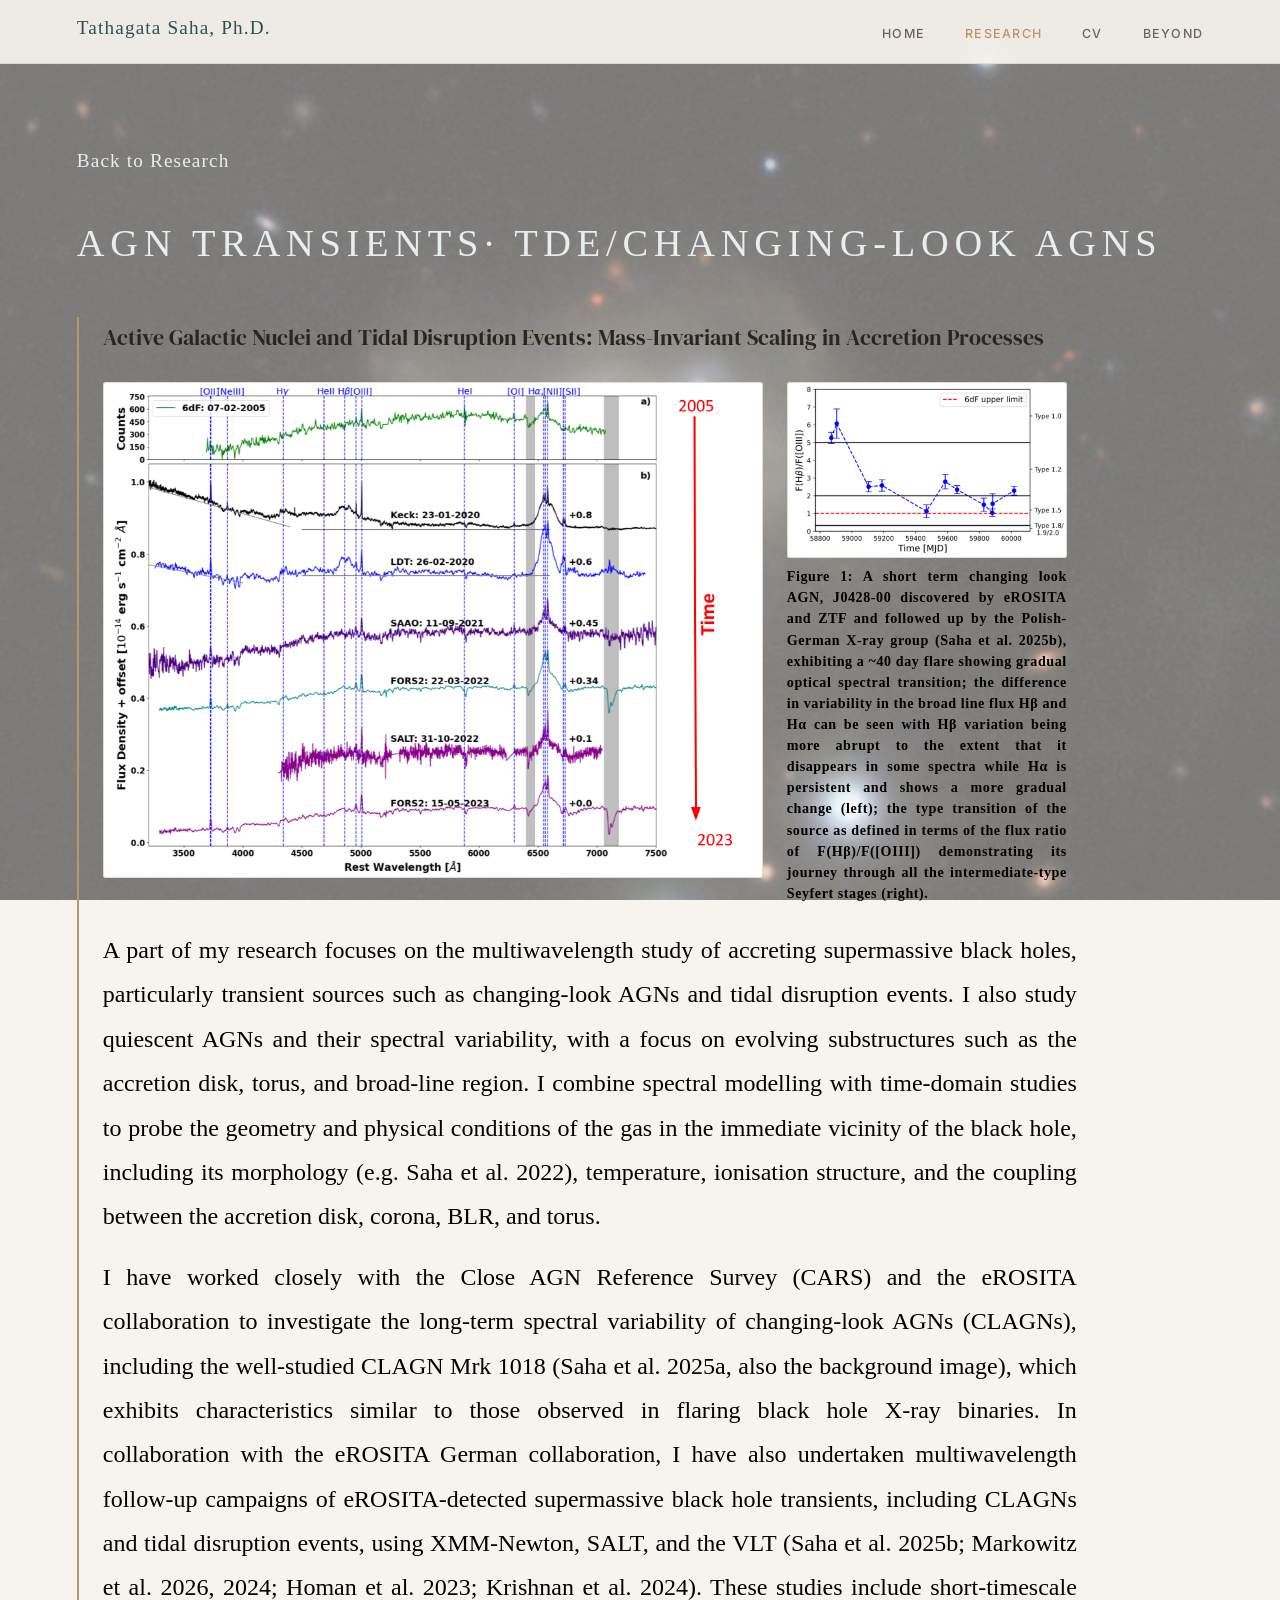
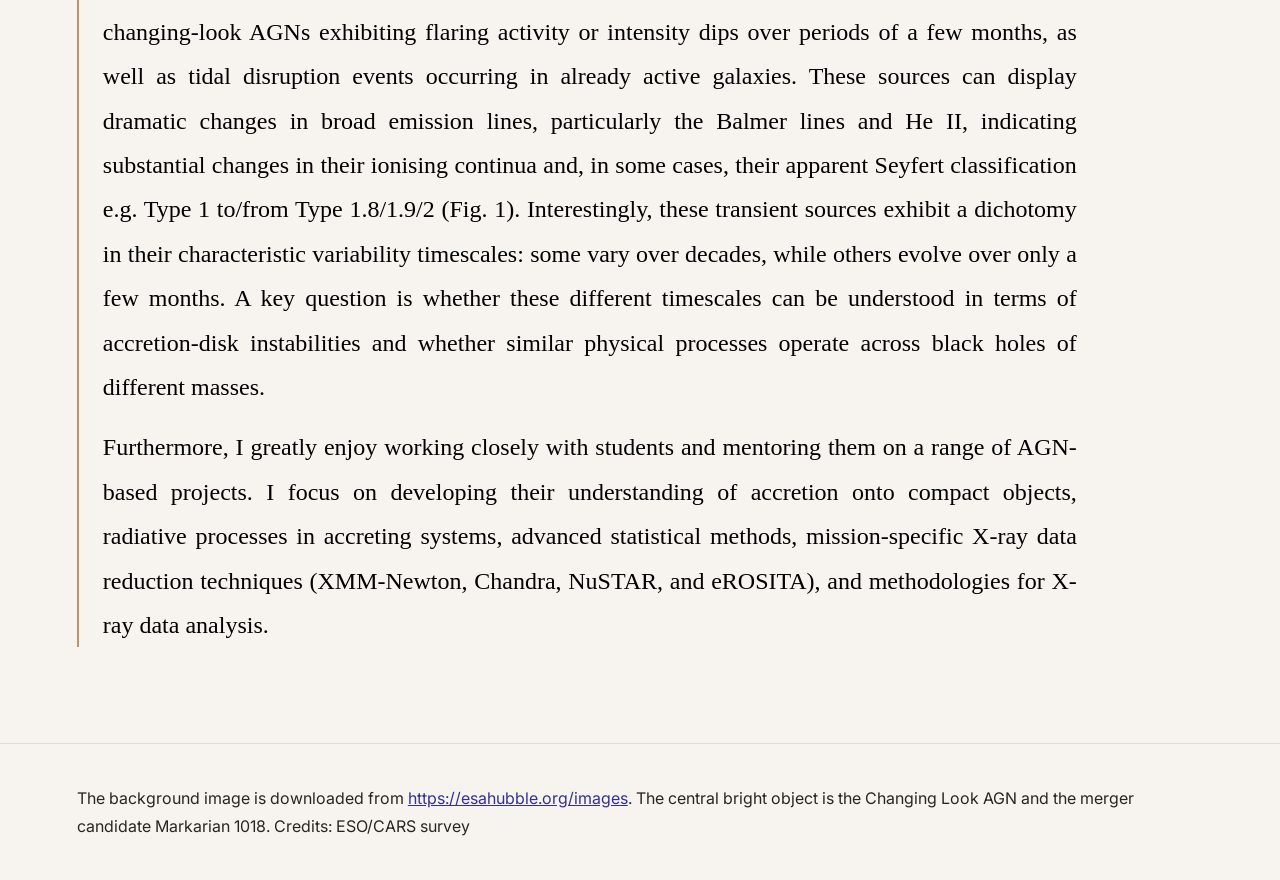
<file: research_agn.html>
<!DOCTYPE html>
<html lang="en">
<head>
  <meta charset="UTF-8" />
  <meta name="viewport" content="width=device-width, initial-scale=1.0" />
  <title>research-agn@tsaha</title>
  <link rel="preconnect" href="https://fonts.googleapis.com">
  <link rel="preconnect" href="https://fonts.gstatic.com" crossorigin>
  <link href="https://fonts.googleapis.com/css2?family=DM+Serif+Display:ital@0;1&family=Inter:wght@300;400;500&family=JetBrains+Mono:wght@400;500&display=swap" rel="stylesheet">
  <link rel="stylesheet" href="style.css">
<style>
  .page {
    position: relative;
    }
    .page::before {
    content: '';
    position: fixed;
    inset: 0;
    background-image: url('photos/eso1631a.jpg');
    background-size: cover;
    background-position: center;
    background-repeat: no-repeat;
    opacity: 0.5;
    z-index: 0;
    pointer-events: none;
    }
    .page > * {
    position: relative;
    z-index: 1;
    }
</style>
</head>
<body>

  <nav>
    <a href="index.html" class="nav-logo", style="font-family: Calibri; font-size: 1.2rem; color: darkslategray; text-decoration: none; letter-spacing: 0.06em; display: inline-block; margin-bottom: 0.5rem;"> Tathagata Saha, Ph.D.</a>
    <ul class="nav-links">
      <li><a href="index.html">Home</a></li>
      <li><a href="research.html" class="active">Research</a></li>
      <li><a href="cv.html">CV</a></li>
      <li><a href="beyond.html">Beyond</a></li>
    </ul>
  </nav>

  <div class="page">
    <section class="section">
      <div class="container">

        <a href="research.html" style="font-family: Calibri; font-size: 1.2rem; color: rgb(232, 238, 238); text-decoration: none; letter-spacing: 0.06em; display: inline-block; margin-bottom: 2rem;"> Back to Research</a>

        <span class="eyebrow" style="font-family: Calibri; font-size: 2.4rem; color: rgb(232, 238, 238);">AGN transients· TDE/Changing-look AGNS</span>

        <div class="research-block vertical-rule" style="margin-top: 2.5rem;">
          <h3>Active Galactic Nuclei and Tidal Disruption Events: Mass-Invariant Scaling in Accretion Processes</h3>

          <div style="display: flex; gap: 1.5rem; align-items: flex-start; margin-top: 1.5rem;">
            <figure style="flex-shrink: 0; width: 660px; margin: 0;">
              <img src="photos/j0428-00opt.png" alt="" style="width: 100%; border-radius: 2px; border: 1px solid var(--border);" />
            </figure>
            <figure style="flex-shrink: 0; width: 280px; margin: 0; display: flex; flex-direction: column; justify-content: flex-start;">
              <img src="photos/j0428-00-type_change.png" alt="" style="width: 100%; border-radius: 2px; border: 1px solid var(--border);" />
              <figcaption style="font-family: Calibri; font-size: 0.88rem; color: black; margin-top: 0.5rem; letter-spacing: 0.04em; line-height: 1.5;">
                <b>Figure 1: A short term changing look AGN, J0428-00 discovered by eROSITA and ZTF and followed up by the Polish-German X-ray group (Saha et al. 2025b), exhibiting a ~40 day flare showing gradual optical spectral transition; the difference in variability in the broad line flux H&beta; and H&alpha; can be seen with H&beta; variation being more abrupt to the extent that it disappears in some spectra while H&alpha; is persistent and shows a more gradual change (left); the type transition of the source as defined in terms of the flux ratio of F(H&beta;)/F([OIII]) demonstrating its journey through all the intermediate-type Seyfert stages (right).</b>
              </figcaption>
            </figure>
          </div>

          <p style="font-family: Calibri; color: black; font-size: 1.5rem; margin: 1.5rem 0 1rem;">
            A part of my research focuses on the multiwavelength study of accreting supermassive black holes, particularly
            transient sources such as changing-look AGNs and tidal disruption events. I also study quiescent AGNs and their
            spectral variability, with a focus on evolving substructures such as the accretion disk, torus, and broad-line
            region. I combine spectral modelling with time-domain studies to probe the geometry and physical conditions of
            the gas in the immediate vicinity of the black hole, including its morphology (e.g. Saha et al. 2022),
            temperature, ionisation structure, and the coupling between the accretion disk, corona, BLR, and torus.
          </p>

          <p style="font-family: Calibri; color: black; font-size: 1.5rem; margin-bottom: 1rem;">
            I have worked closely with the Close AGN Reference Survey (CARS) and the eROSITA collaboration to investigate
            the long-term spectral variability of changing-look AGNs (CLAGNs), including the well-studied CLAGN Mrk 1018
            (Saha et al. 2025a, also the background image), which exhibits characteristics similar to those observed in flaring black hole X-ray
            binaries. In collaboration with the eROSITA German collaboration, I have also undertaken multiwavelength
            follow-up campaigns of eROSITA-detected supermassive black hole transients, including CLAGNs and tidal
            disruption events, using XMM-Newton, SALT, and the VLT (Saha et al. 2025b; Markowitz et al. 2026, 2024;
            Homan et al. 2023; Krishnan et al. 2024).
            These studies include short-timescale changing-look AGNs exhibiting flaring activity or intensity dips over
            periods of a few months, as well as tidal disruption events occurring in already active galaxies. These
            sources can display dramatic changes in broad emission lines, particularly the Balmer lines and He II,
            indicating substantial changes in their ionising continua and, in some cases, their apparent Seyfert
            classification e.g. Type 1 to/from Type 1.8/1.9/2 (Fig. 1).
            Interestingly, these transient sources exhibit a dichotomy in their characteristic variability timescales:
            some vary over decades, while others evolve over only a few months. A key question is whether these different
            timescales can be understood in terms of accretion-disk instabilities and whether similar physical processes
            operate across black holes of different masses.
          </p>

          <p style="font-family: Calibri; color: black; font-size: 1.5rem; margin-bottom: 1rem;">
            Furthermore, I greatly enjoy working closely with students and mentoring them on a range of AGN-based projects.
            I focus on developing their understanding of accretion onto compact objects, radiative processes in accreting
            systems, advanced statistical methods, mission-specific X-ray data reduction techniques (XMM-Newton, Chandra,
            NuSTAR, and eROSITA), and methodologies for X-ray data analysis.
          </p>
        </div>

      </div>
    </section>
  </div>

  <footer>
    <p>
      The background image is downloaded from <a href="https://esahubble.org/images/eso1631a/" style="color:rgb(49, 49, 148)"> https://esahubble.org/images</a>. The central bright object is the Changing Look AGN and the merger candidate Markarian 1018. Credits: ESO/CARS survey
    </p>
    </footer>

</body>
</html>
</file>
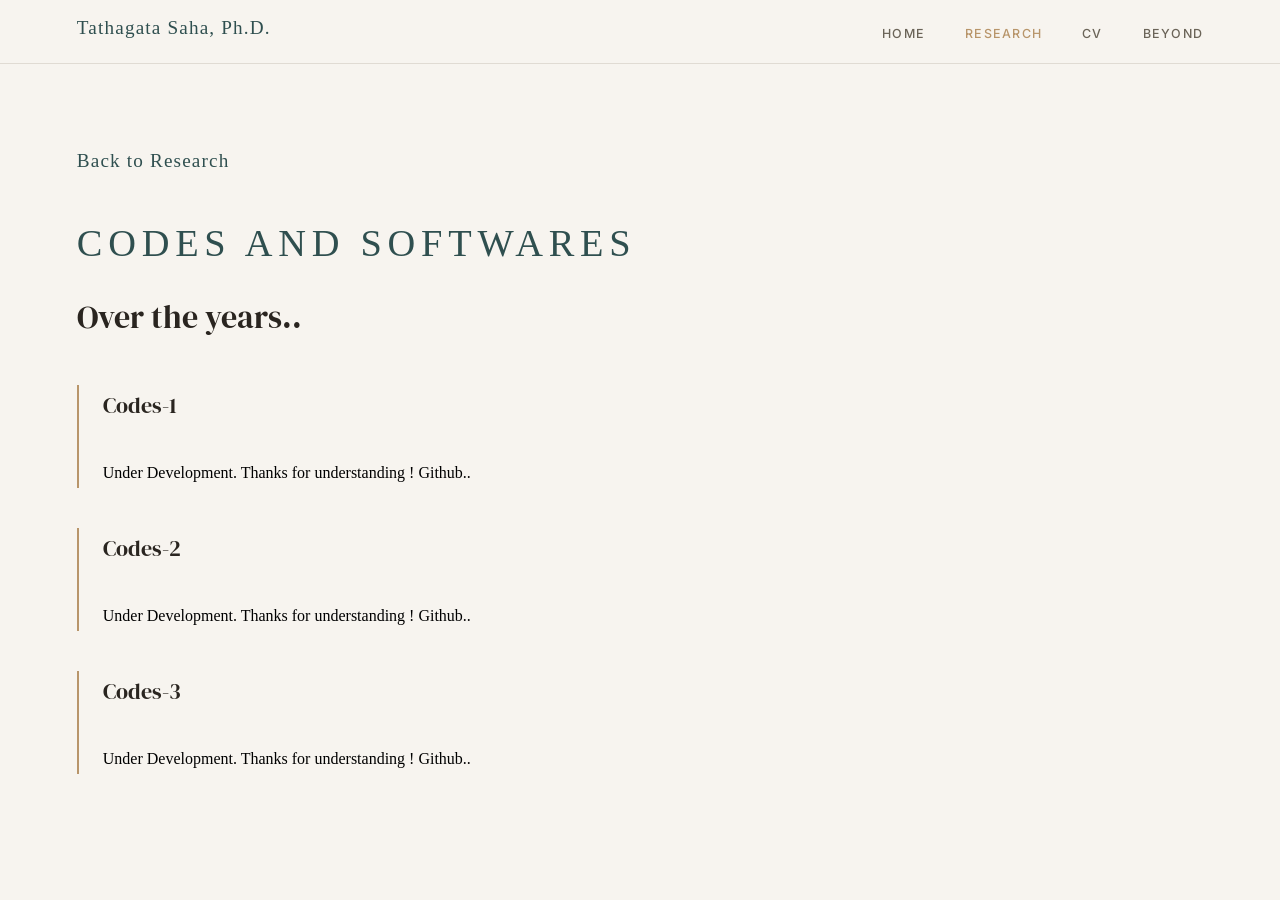
<file: research_codes.html>
<!DOCTYPE html>
<html lang="en">
<head>
  <meta charset="UTF-8" />
  <meta name="viewport" content="width=device-width, initial-scale=1.0" />
  <title>softwares@tsaha</title>
  <link rel="preconnect" href="https://fonts.googleapis.com">
  <link rel="preconnect" href="https://fonts.gstatic.com" crossorigin>
  <link href="https://fonts.googleapis.com/css2?family=DM+Serif+Display:ital@0;1&family=Inter:wght@300;400;500&family=JetBrains+Mono:wght@400;500&display=swap" rel="stylesheet">
  <link rel="stylesheet" href="style.css">
</head>
<body>

  <nav>
    <a href="index.html" class="nav-logo", style="font-family: Calibri; font-size: 1.2rem; color: darkslategray; text-decoration: none; letter-spacing: 0.06em; display: inline-block; margin-bottom: 0.5rem;"> Tathagata Saha, Ph.D.</a>
    <ul class="nav-links">
      <li><a href="index.html">Home</a></li>
      <li><a href="research.html" class="active">Research</a></li>
      <li><a href="cv.html">CV</a></li>
      <li><a href="beyond.html">Beyond</a></li>
    </ul>
  </nav>

  <div class="page">
    <section class="section">
      <div class="container">

        <a href="research.html" style="font-family: Calibri; font-size: 1.2rem; color: darkslategray; text-decoration: none; letter-spacing: 0.06em; display: inline-block; margin-bottom: 2rem;">Back to Research</a>

        <span class="eyebrow" style="font-family: Calibri; font-size: 2.4rem; color: darkslategray;">Codes and Softwares</span>
        <h2>Over the years..</h2>

        <div class="research-block vertical-rule" style="margin-top: 2.5rem;">
          <h3>Codes-1</h3>
          <div style="margin-bottom: 2rem;"></div>
          <p style="font-family: Calibri; color: black; font-size: 1.0rem; margin-bottom: 1rem;">
            Under Development. Thanks for understanding !
            Github.. 
          </p>
        </div>

        <div class="research-block vertical-rule" style="margin-top: 2.5rem;">
          <h3>Codes-2</h3>
          <div style="margin-bottom: 2rem;"></div>
          <p style="font-family: Calibri; color: black; font-size: 1.0rem; margin-bottom: 1rem;">
            Under Development. Thanks for understanding ! 
            Github.. 
          </p>
        </div>

        <div class="research-block vertical-rule" style="margin-top: 2.5rem;">
          <h3>Codes-3</h3>
          <div style="margin-bottom: 2rem;"></div>
          <p style="font-family: Calibri; color: black; font-size: 1.0rem; margin-bottom: 1rem;">
            Under Development. Thanks for understanding ! 
            Github.. 
          </p>
        </div>

      </div>
    </section>
  </div>

</body>
</html>
</file>
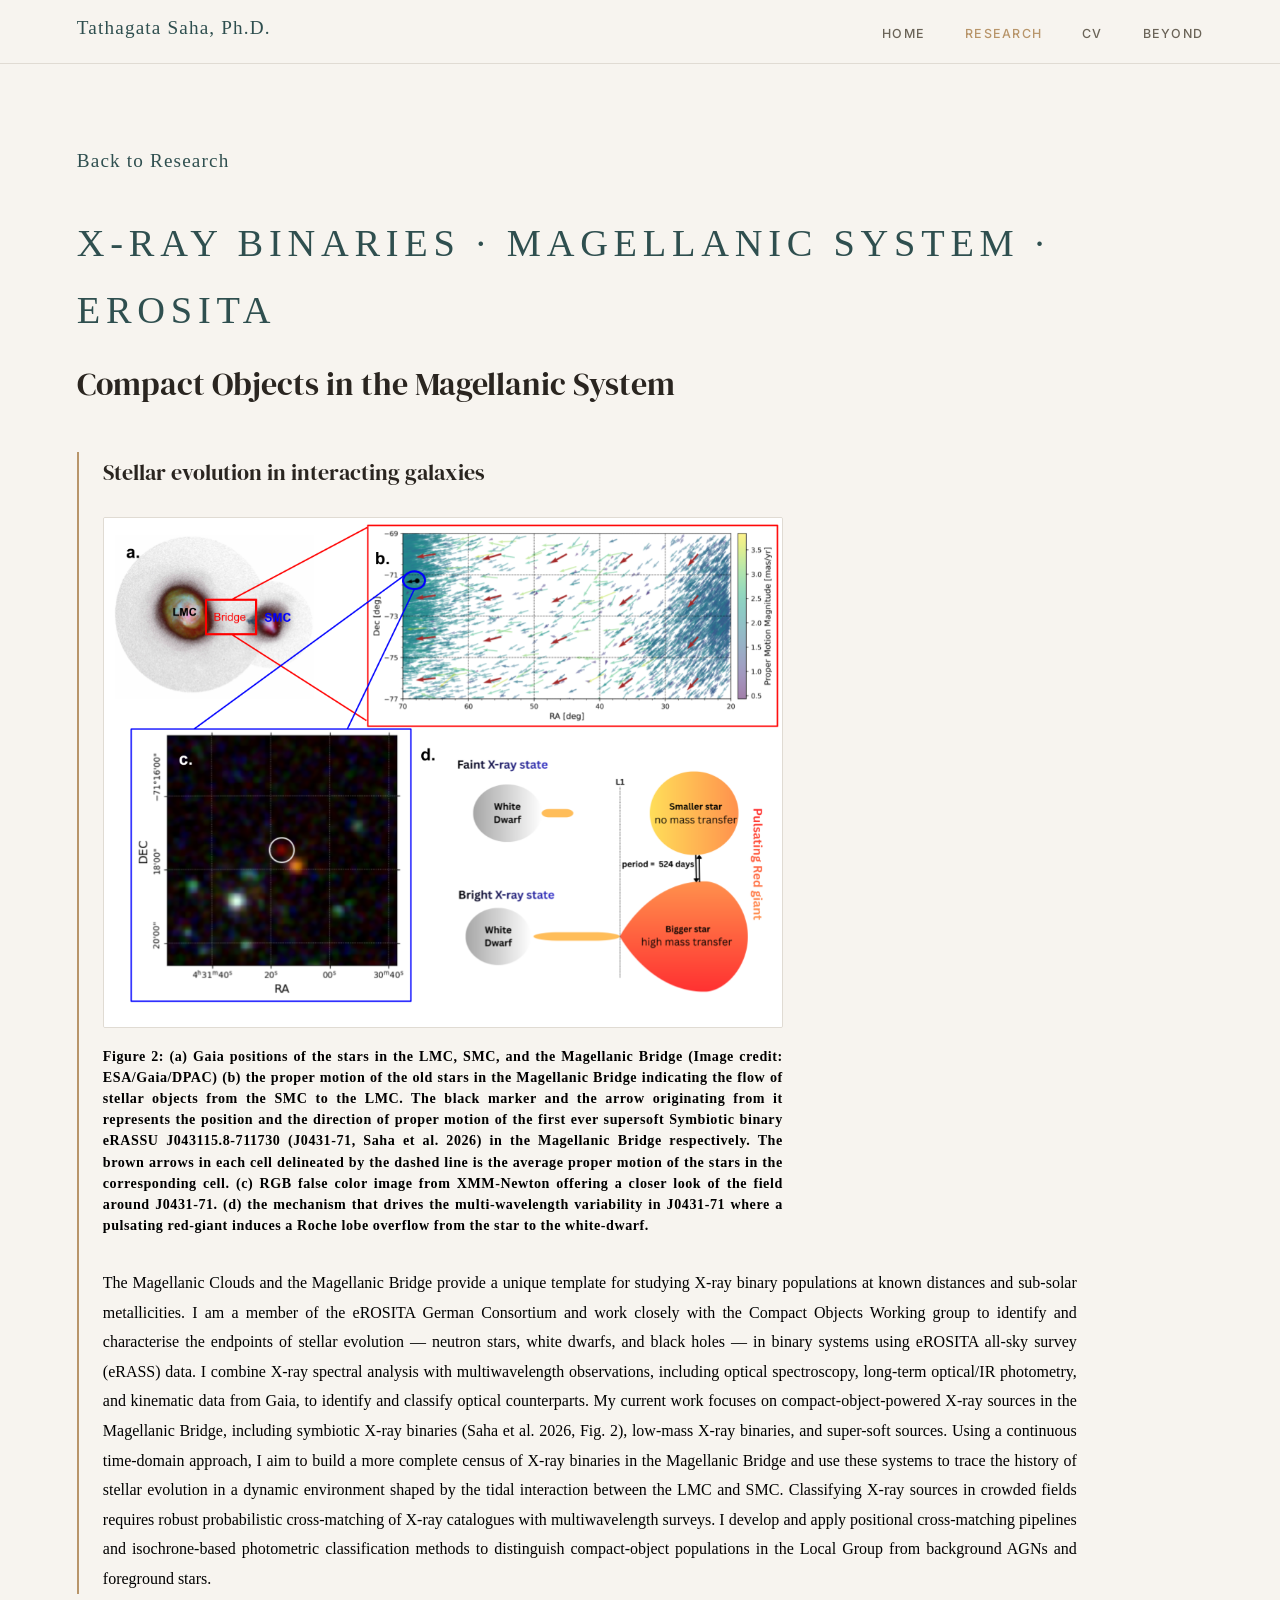
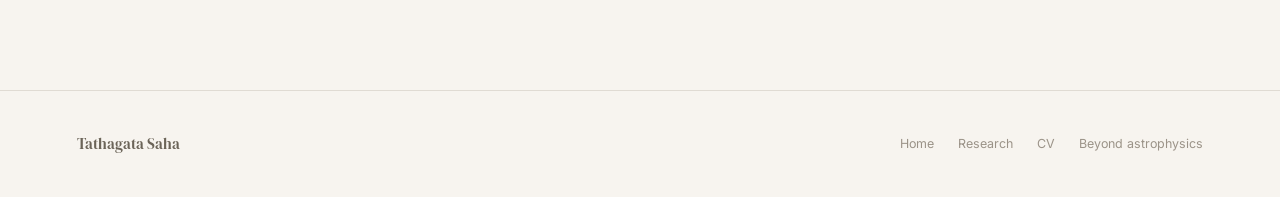
<file: research_xrb.html>
<!DOCTYPE html>
<html lang="en">
<head>
  <meta charset="UTF-8" />
  <meta name="viewport" content="width=device-width, initial-scale=1.0" />
  <title>research-xrb@tsaha</title>
  <link rel="preconnect" href="https://fonts.googleapis.com">
  <link rel="preconnect" href="https://fonts.gstatic.com" crossorigin>
  <link href="https://fonts.googleapis.com/css2?family=DM+Serif+Display:ital@0;1&family=Inter:wght@300;400;500&family=JetBrains+Mono:wght@400;500&display=swap" rel="stylesheet">
  <link rel="stylesheet" href="style.css">
</head>
<body>

  <nav>
    <a href="index.html" class="nav-logo", style="font-family: Calibri; font-size: 1.2rem; color: darkslategray; text-decoration: none; letter-spacing: 0.06em; display: inline-block; margin-bottom: 0.5rem;"> Tathagata Saha, Ph.D.</a>
    <ul class="nav-links">
      <li><a href="index.html">Home</a></li>
      <li><a href="research.html" class="active">Research</a></li>
      <li><a href="cv.html">CV</a></li>
      <li><a href="beyond.html">Beyond</a></li>
    </ul>
  </nav>

  <div class="page">
    <section class="section">
      <div class="container">

        <a href="research.html" style="font-family: Calibri; font-size: 1.2rem; color: darkslategray; text-decoration: none; letter-spacing: 0.06em; display: inline-block; margin-bottom: 2rem;">Back to Research</a>

        <span class="eyebrow" style="font-family: Calibri; font-size: 2.4rem; color: darkslategray;">X-ray Binaries · Magellanic System · eROSITA</span>
        <h2>Compact Objects in the Magellanic System</h2>

        <div class="research-block vertical-rule" style="margin-top: 2.5rem;">
          <h3>Stellar evolution in interacting galaxies</h3>

          <figure style="margin: 1.5rem 0 0;">
            <img src="photos/DR2FigureTathagata_Saha.png" alt="" style="width: 680px; max-width: 100%; border-radius: 2px; border: 1px solid var(--border);" />
            <figcaption style="font-family: Calibri; font-size: 0.88rem; color: black; margin-top: 0.5rem; letter-spacing: 0.04em; line-height: 1.5; max-width: 680px;">
              <b>Figure 2:
              (a) Gaia positions of the stars in the LMC, SMC, and the Magellanic Bridge (Image credit: ESA/Gaia/DPAC)
              (b) the proper motion of the old stars in the Magellanic Bridge indicating the flow of stellar objects from the SMC to the LMC.
              The black marker and the arrow originating from it represents the position and the direction of proper motion of the first ever supersoft Symbiotic binary eRASSU J043115.8-711730
              (J0431-71, Saha et al. 2026) in the Magellanic Bridge respectively.
              The brown arrows in each cell delineated by the dashed line is the average proper motion of the stars in the corresponding cell.
              (c) RGB false color image from XMM-Newton offering a closer look of the field around J0431-71.
              (d) the mechanism that drives the multi-wavelength variability in J0431-71 where a pulsating red-giant induces a Roche lobe overflow from the star to the white-dwarf.</b>
            </figcaption>
          </figure>

          <div style="margin-bottom: 2rem;"></div>

          <p style="font-family: Calibri; color: black; font-size: 1.0rem; margin-bottom: 1rem;">
            The Magellanic Clouds and the Magellanic Bridge provide a unique template for studying X-ray binary populations
            at known distances and sub-solar metallicities. I am a member of the eROSITA German Consortium
            and work closely with the Compact Objects Working group to
            identify and characterise the endpoints of stellar evolution — neutron stars, white dwarfs,
            and black holes — in binary systems using eROSITA all-sky survey (eRASS) data.

            I combine X-ray spectral analysis with multiwavelength observations, including optical spectroscopy, long-term optical/IR
            photometry, and kinematic data from Gaia, to identify and classify optical counterparts. My current work focuses on
            compact-object-powered X-ray sources in the Magellanic Bridge, including symbiotic X-ray binaries (Saha et al. 2026, Fig. 2),
            low-mass X-ray binaries, and super-soft sources.

            Using a continuous time-domain approach, I aim to build a more complete census of X-ray binaries in the Magellanic
            Bridge and use these systems to trace the history of stellar evolution in a dynamic environment shaped by the tidal
            interaction between the LMC and SMC.

            Classifying X-ray sources in crowded fields requires robust probabilistic cross-matching of X-ray catalogues with
            multiwavelength surveys. I develop and apply positional cross-matching pipelines and isochrone-based photometric
            classification methods to distinguish compact-object populations in the Local Group from background AGNs and
            foreground stars.
          </p>
        </div>

      </div>
    </section>
  </div>

  <footer>
    <span class="footer-name">Tathagata Saha</span>
    <div class="footer-links">
      <a href="index.html">Home</a>
      <a href="research.html">Research</a>
      <a href="cv.html">CV</a>
      <a href="beyond.html">Beyond astrophysics</a>
    </div>
  </footer>

</body>
</html>
</file>
<file: style.css>
*, *::before, *::after { box-sizing: border-box; margin: 0; padding: 0; }

:root {
  --bg: #f7f4ef;
  --bg-dark: #0f1b2d;
  --text: #2a2520;
  --text-muted: #6b6458;
  --text-light: #9b9388;
  --text-slate: #8a9ab5;
  --accent: #b8956a;
  --accent-light: #f0e8dc;
  --accent-dark: #8a6d4a;
  --border: #e0dbd3;
  --border-dark: #1e3050;
  --navy: #0f1b2d;
  --serif: 'DM Serif Display', Georgia, serif;
  --sans: 'Inter', system-ui, sans-serif;
  --mono: 'JetBrains Mono', monospace;
  --nav-h: 64px;
  --max: 900px;
  --rule: 1px solid var(--border);
}

html { scroll-behavior: smooth; font-size: 16px; }
body { background: var(--bg); color: var(--text); font-family: var(--sans); line-height: 1.75; -webkit-font-smoothing: antialiased; }

/* -- SCROLLBAR -- */
::-webkit-scrollbar { width: 4px; }
::-webkit-scrollbar-track { background: var(--bg); }
::-webkit-scrollbar-thumb { background: var(--border); border-radius: 2px; }

/* -- NAV -- */
nav {
  position: fixed; top: 0; left: 0; right: 0; height: var(--nav-h);
  background: rgba(247, 244, 239, 0.93);
  backdrop-filter: blur(12px);
  border-bottom: var(--rule);
  display: flex; align-items: center; justify-content: space-between;
  padding: 0 max(2rem, 6vw);
  z-index: 200;
}
.nav-logo {
  font-family: var(--serif); font-size: 1.1rem;
  color: var(--text); text-decoration: none;
  letter-spacing: 0.01em;
}
.nav-logo span { color: var(--accent); }
.nav-links { display: flex; gap: 2.5rem; list-style: none; }
.nav-links a {
  font-size: 0.78rem; font-weight: 500;
  text-transform: uppercase; letter-spacing: 0.1em;
  color: var(--text-muted); text-decoration: none;
  transition: color 0.2s;
}
.nav-links a:hover, .nav-links a.active { color: var(--accent); }

/* ── LAYOUT ── */
.page { padding-top: var(--nav-h); }
.container { max-width: 1400px; margin: 0 auto; padding: 0 max(2rem, 6vw); }
.section { padding: 5rem 0; }
.section + .section { border-top: var(--rule); }

/* ── TYPE ── */
h1, h2, h3 { font-family: var(--serif); font-weight: 400; color: var(--text); }
h2 { font-size: 2rem; margin-bottom: 0.3rem; }
.eyebrow {
  font-family: var(--mono); font-size: 1.4rem;
  letter-spacing: 0.15em; text-transform: uppercase;
  color: var(--accent); margin-bottom: 0.75rem; display: block;
}
.section-intro { color: var(--text-muted); font-size: 0.95rem; margin-bottom: 3rem; max-width: 860px; text-align: justify;}

/* ── HERO (index) ── */
.hero {
  background: rgba(15, 27, 45, 0.45);
  background-image: url('photos/image1.png');
  background-size: cover;
  background-position: center;
  background-repeat: no-repeat;
  background-blend-mode: overlay;
  min-height: 60vh;
  display: flex; flex-direction: column; justify-content: center;
  padding: calc(var(--nav-h) + 2rem) max(2rem, 6vw) 3rem;
  position: relative; overflow: hidden;
}

.hero canvas { position: absolute; inset: 0; pointer-events: none; }
.hero-content { position: relative; z-index: 2; max-width: var(--max); margin: 0 auto; width: 100%; }
.hero-eyebrow {
  font-family: var(--mono); font-size: 1.0rem;
  letter-spacing: 0.15em; text-transform: uppercase;
  color: var(--text-slate); margin-bottom: 1.5rem; display: block;
}
.hero h1 {
  font-size: clamp(2rem, 4vw, 3rem);
  font-weight: 300;
  color: #f7f4ef; line-height: 1.2; margin-bottom: 1rem;
}
.hero h1 em { color: var(--accent); font-style: normal; }
.hero-role {
  font-size: 0.95rem; color: var(--text-slate);
  margin-bottom: 2rem; line-height: 1.6; max-width: 520px; text-align: justify
}
.hero-links { display: flex; gap: 1rem; flex-wrap: wrap; }

/* -- PHOTO PLACEHOLDER -- */
.photo-wrap {
  width: 260px; height: 360px;
  border: 1px solid var(--border-dark);
  border-radius: 2px;
  display: flex; flex-direction: column;
  align-items: center; justify-content: center;
  gap: 0.75rem;
  color: var(--text-slate); font-size: 0.75rem;
  font-family: var(--mono); letter-spacing: 0.05em;
  text-align: center; padding: 1.5rem;
  flex-shrink: 0;
}
.photo-wrap svg { opacity: 0.4; }
.hero-inner { display: flex; gap: 4rem; align-items: flex-end; }

/* -- BUTTONS -- */
.btn {
  display: inline-flex; align-items: center; gap: 0.4em;
  padding: 0.6rem 1.4rem; border-radius: 2px;
  font-size: 0.8rem; font-family: var(--sans); font-weight: 500;
  text-decoration: none; letter-spacing: 0.04em;
  transition: all 0.2s; cursor: pointer; border: 1px solid transparent;
}
.btn-accent { background: var(--accent); color: #fff; border-color: var(--accent); }
.btn-accent:hover { background: var(--accent-dark); border-color: var(--accent-dark); }
.btn-ghost { background: transparent; color: #f7f4ef; border-color: rgba(247,244,239,0.3); }
.btn-ghost:hover { border-color: var(--accent); color: var(--accent); }
.btn-outline { background: transparent; color: var(--accent); border-color: var(--accent); }
.btn-outline:hover { background: var(--accent-light); }

/* -- ABOUT (index) -- */
.about-grid { display: grid; grid-template-columns: 1fr; max-width: 150%; gap: 4rem; align-items: start; }
.about-bio { font-size: 1.2rem; color: var(--text-muted); text-align: justify; }
.about-bio p + p { margin-top: 1.1rem; }
.about-photo {
  width: 220px; height: 300px;
  border: 1px solid var(--border);
  border-radius: 2px;
  display: flex; flex-direction: column;
  align-items: center; justify-content: center;
  gap: 0.6rem; color: var(--text-light);
  font-size: 0.72rem; font-family: var(--mono);
  letter-spacing: 0.05em; text-align: center; padding: 1rem;
  background: var(--accent-light);
}

/* INTERESTS */
.interest-tags { display: flex; flex-wrap: wrap; gap: 0.5rem; margin-top: 2rem; }
.tag {
  font-family: var(--mono); font-size: 0.9rem;
  letter-spacing: 0.06em; padding: 0.35rem 0.8rem;
  border: 1.0px solid; border-radius: 1px; 
  color: var(--text-muted); background: transparent;
  transition: all 0.2s;
}
.tag:hover { border-color: var(--accent); color: var(--accent); }

/* ── EXTERNAL LINKS ── */
.profile-links { display: flex; flex-direction: column; gap: 0.6rem; margin-top: 2rem; }
.profile-link {
  display: flex; align-items: center; gap: 0.75rem;
  font-size: 0.85rem; color: var(--text-muted); text-decoration: none;
  transition: color 0.2s;
}
.profile-link:hover { color: var(--accent); }
.profile-link-label { font-family: var(--mono); font-size: 1.0rem; letter-spacing: 0.08em; color: var(--text-light); width: 80px; flex-shrink: 0; }

/* -- RESEARCH PAGE -- */
.research-block {  font-size: 1.05rem; color: var(--text-muted); max-width: 1000px; line-height: 1.85; text-align: justify;}
.research-block h3 { font-size: 1.4rem; margin-bottom: 0.75rem; }
.vertical-rule { border-left: 2px solid var(--accent); padding-left: 1.5rem; }
.instrument-list { display: flex; flex-wrap: wrap; gap: 0.5rem; margin-top: 1rem; }

/* -- PUBLICATIONS -- */
.pub-list { display: flex; flex-direction: column; gap: 0; }
.pub {
  padding: 1.75rem 0;
  border-bottom: var(--rule);
  display: grid; grid-template-columns: 60px 1fr; gap: 0 1.5rem;
}
.pub:first-child { border-top: var(--rule); }
.pub-year { font-family: Calibri; font-size: 0.975rem; color: black; padding-top: 0.25rem; }
.pub h3 { font-family:  Calibri; font-size: 0.975rem; font-weight: 500; line-height: 1.45; margin-bottom: 0.35rem; }
.pub-authors { font-family: Calibri; font-size: 0.975rem; color: black; margin-bottom: 0.6rem; }
.pub-authors strong { color: var(--text); }
.pub-venue { font-family: Calibri; font-size: 0.975rem; letter-spacing: 0.06em; color: DarkSlateGrey; margin-bottom: 0.6rem; display: block; }
.pub-links { display: flex; gap: 1rem; }
.pub-link { font-family: Calibri; font-size: 0.975rem; font-weight: 500; color: DarkSlateGrey; text-decoration: none; border-bottom: 1px solid transparent; transition: border-color 0.2s; }
.pub-link:hover { border-color: DarkSlateGrey; }

/* -- CV PAGE -- */
.cv-grid { display: grid; grid-template-columns: 80px 1fr; gap: 0 3rem; max-width: 200%; }
.cv-sidebar { border-right: var(--accent); padding-right: 4rem; }
.cv-nav { list-style: none; display: flex; flex-direction: column; gap: 0.35rem; position: sticky; top: calc(var(--nav-h) + 2rem); }
.cv-nav a { font-size: 0.82rem; color: black; text-decoration: none; transition: color 0.2s; border-right: 8px solid transparent; padding-right: 1.5rem; }
.cv-nav a:hover { color: var(--accent); }
.cv-body { padding-left: 2.0rem; font-size: 1.0rem; color: black; }
.cv-section { margin-bottom: 3rem; }
.cv-section-title { font-family: Calibri; font-size: 1.0rem; letter-spacing: 0.15em; text-transform: uppercase; color: var(--accent); border-bottom: var(--rule); padding-bottom: 0.5rem; margin-bottom: 1.5rem; }
.cv-item { display: grid; grid-template-columns: 120px 1fr; gap: 0 1.5rem; margin-bottom: 1.25rem; font-size: 0.85rem; color: black; }
.cv-year { font-family: Calibri; font-size: 1.0rem; color: var(--text-light); padding-top: 0.2rem; }
.cv-item h3 { font-family: Calibri; font-size: 1.0rem; font-weight: 500; margin-bottom: 0.2rem; }
.cv-item p { font-size: 1.0rem; color: var(--text-muted); }

/* -- BEYOND PAGE -- */
.beyond-bio { font-size: 1.05rem; color: black; max-width: 800px; line-height: 1.85; text-align: justify; }
.beyond-bio p + p { margin-top: 1.1rem; }
.photo-theme { margin-bottom: 6rem; }
.photo-theme-title { font-family: var(--serif); font-size: 1.3rem; margin-bottom: 0.4rem; }
.photo-theme-sub { font-size: 0.82rem; color: var(--text-light); font-family: var(--mono); letter-spacing: 0.06em; margin-bottom: 1.5rem; display: block; }
.photo-grid { display: grid; grid-template-columns: repeat(8, 8fr); gap: 1.8rem; row-gap: 2.8rem; }
.photo-slot {
  aspect-ratio: 4/3; background: var(--accent-light);
  border: 1px dashed var(--border); border-radius: 2px;
  display: flex; flex-direction: column; align-items: center; justify-content: center;
  gap: 0.5rem; color: var(--text-light); font-size: 0.7rem;
  font-family: var(--mono); text-align: center; padding: 1rem;
}
.photo-slot-city { font-size: 0.65rem; letter-spacing: 0.08em; text-transform: uppercase; color: var(--text-light); }

/* -- FOOTER ── */
footer {
  border-top: var(--rule); padding: 2.5rem max(2rem, 6vw);
  display: flex; align-items: center; justify-content: space-between; flex-wrap: wrap; gap: 1rem;
}
.footer-name { font-family: var(--serif); font-size: 0.95rem; color: var(--text-muted); }
.footer-links { display: flex; gap: 1.5rem; }
.footer-links a { font-size: 0.78rem; color: var(--text-light); text-decoration: none; transition: color 0.2s; }
.footer-links a:hover { color: var(--accent); }

/* ── RESPONSIVE ── */
@media (max-width: 680px) {
  .about-grid { grid-template-columns: 1fr; }
  .about-photo { width: 100%; }
  .hero-inner { flex-direction: column; gap: 2rem; }
  .photo-wrap { width: 100%; height: 240px; }
  .cv-grid { grid-template-columns: 1fr; }
  .cv-sidebar { border-right: none; border-bottom: var(--rule); padding-right: 0; padding-bottom: 1.5rem; margin-bottom: 1.5rem; }
  .cv-nav { flex-direction: row; flex-wrap: wrap; gap: 0.75rem; position: static; }
  .pub { grid-template-columns: 1fr; }
  .pub-year { margin-bottom: 0.25rem; }
  .cv-item { grid-template-columns: 1fr; }
}
</file>
